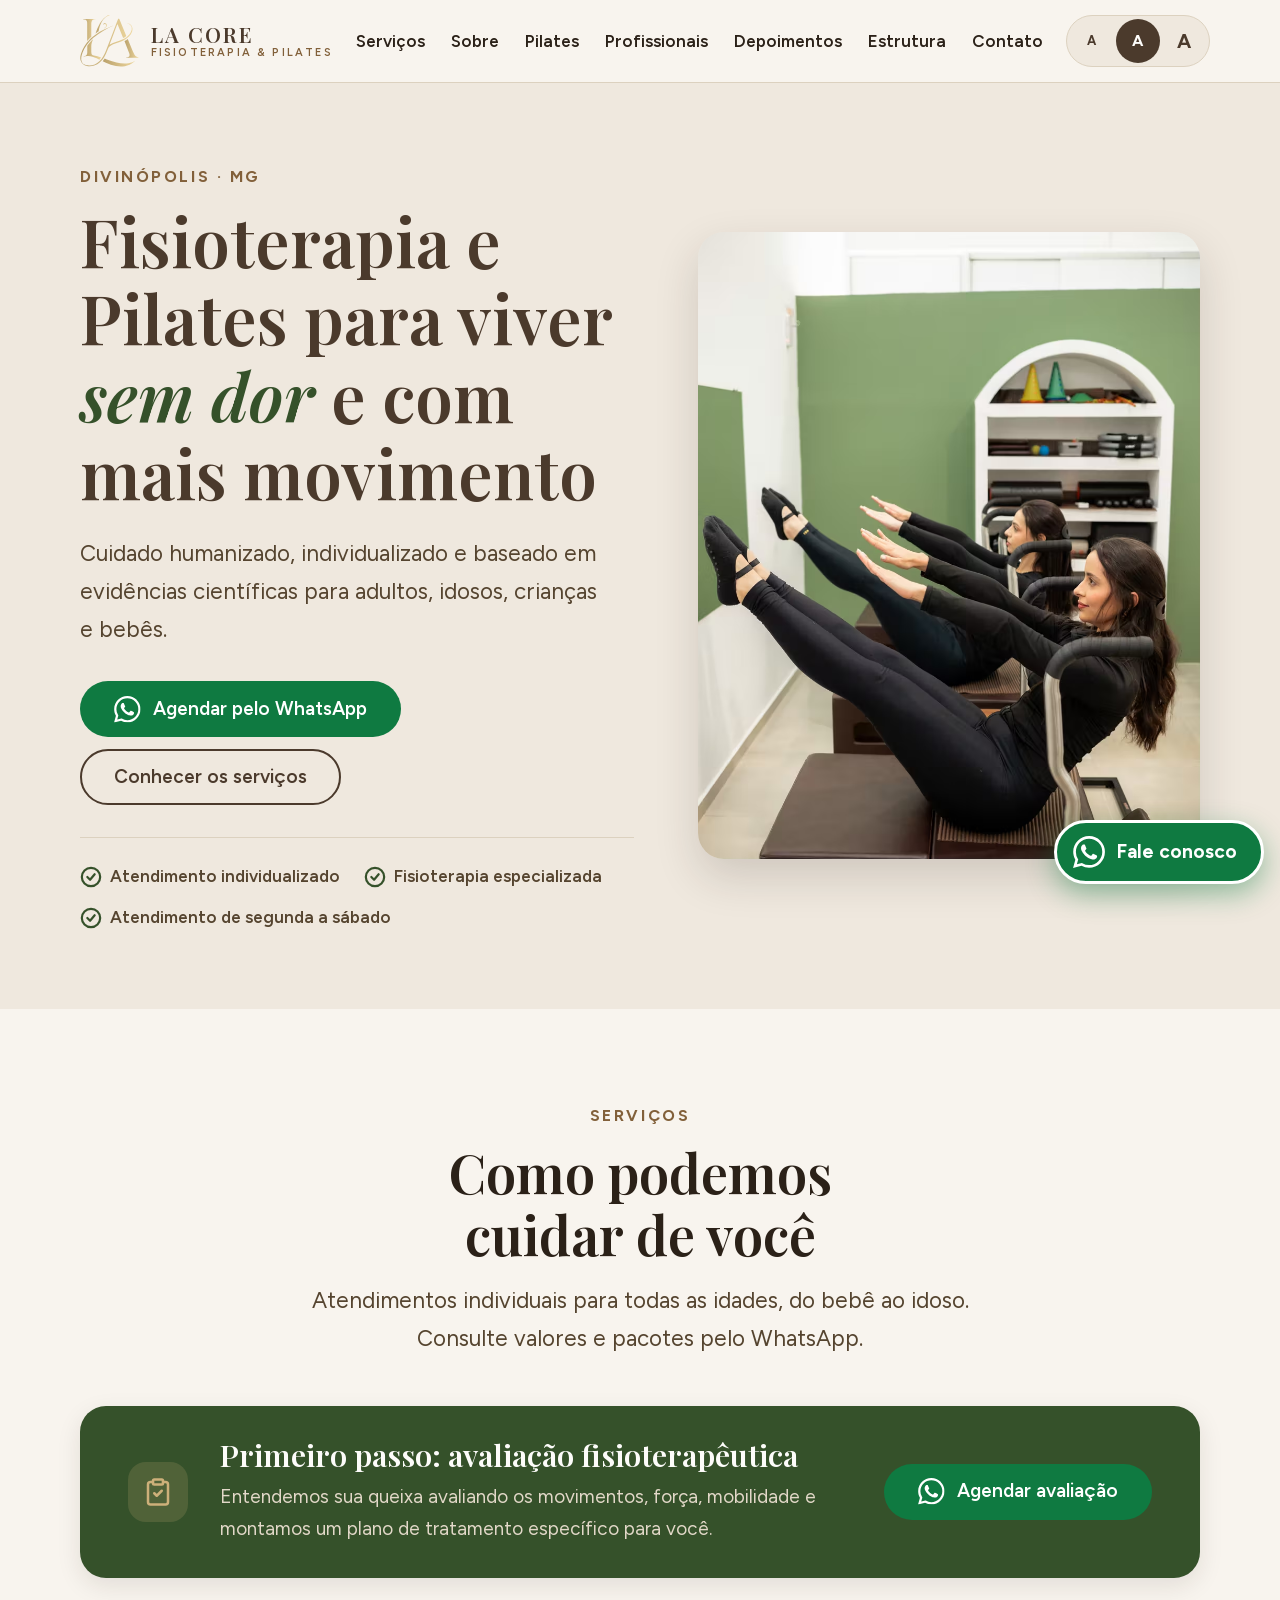
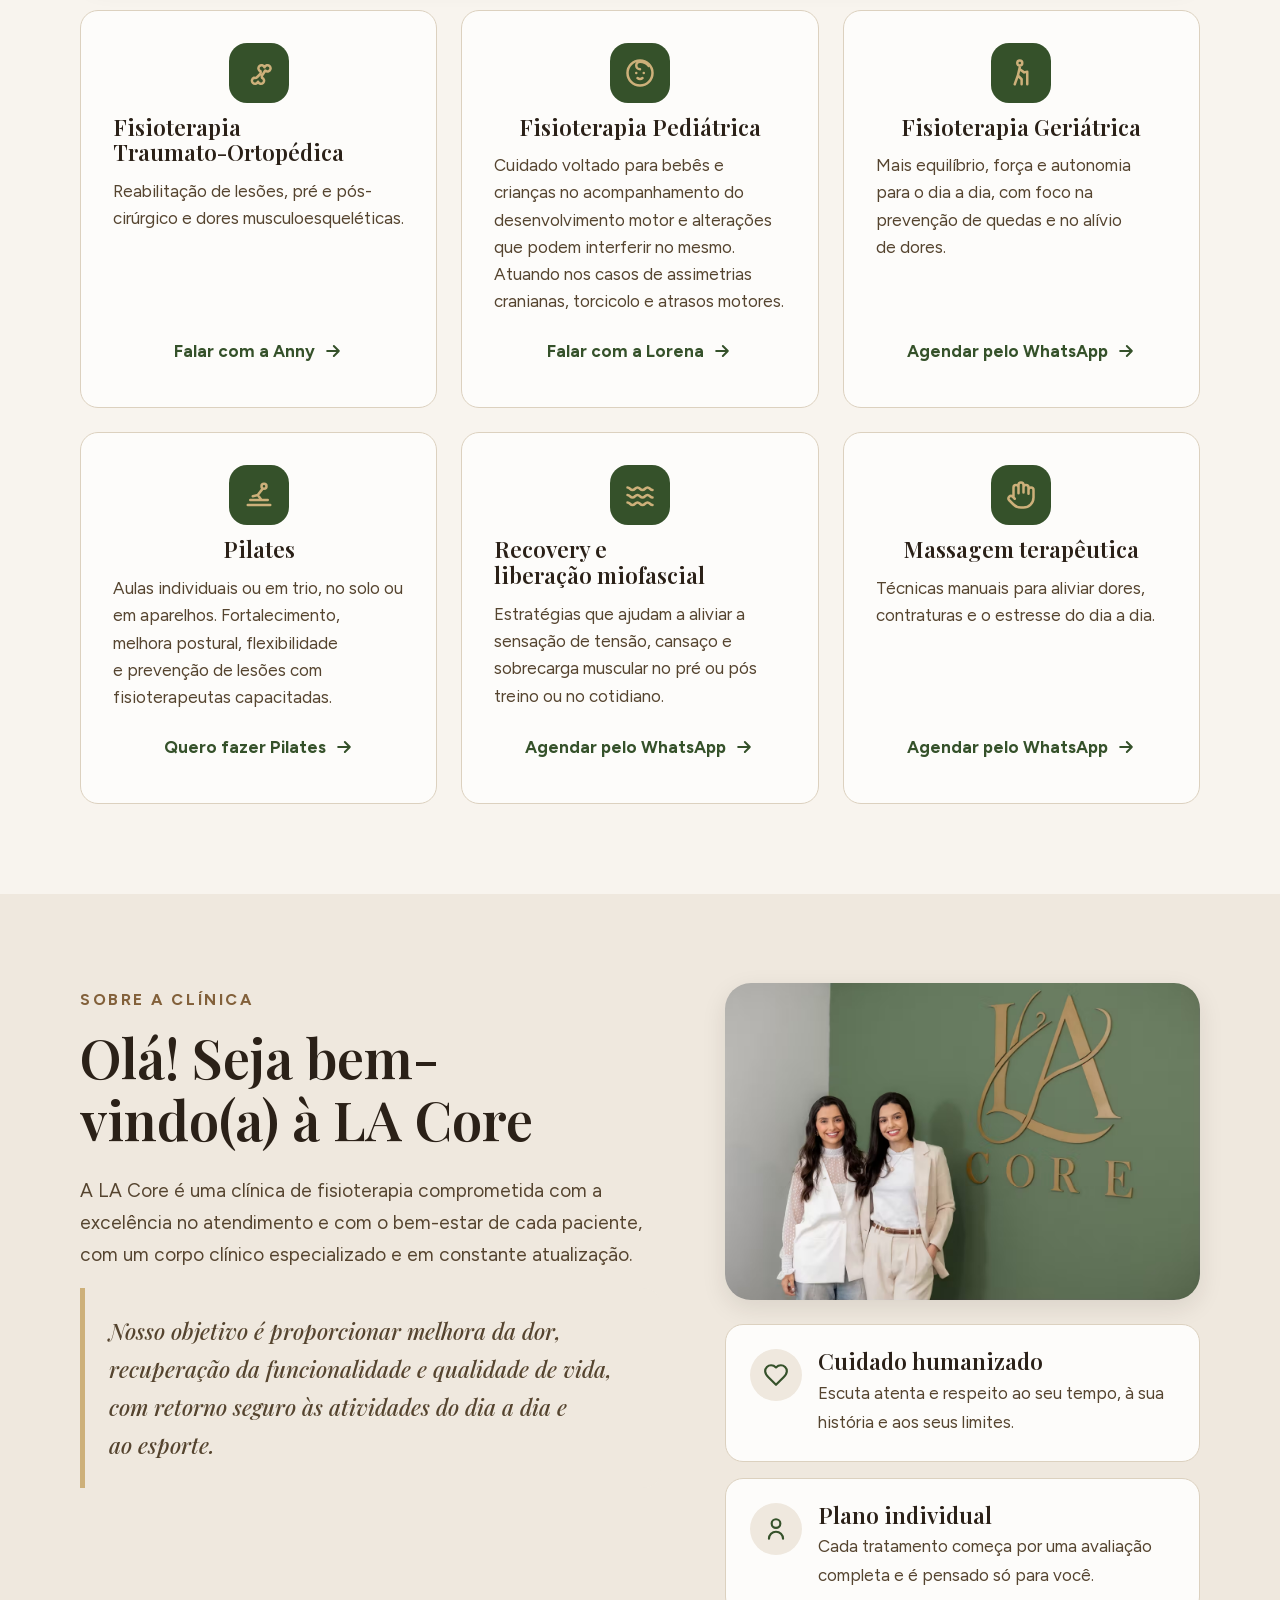
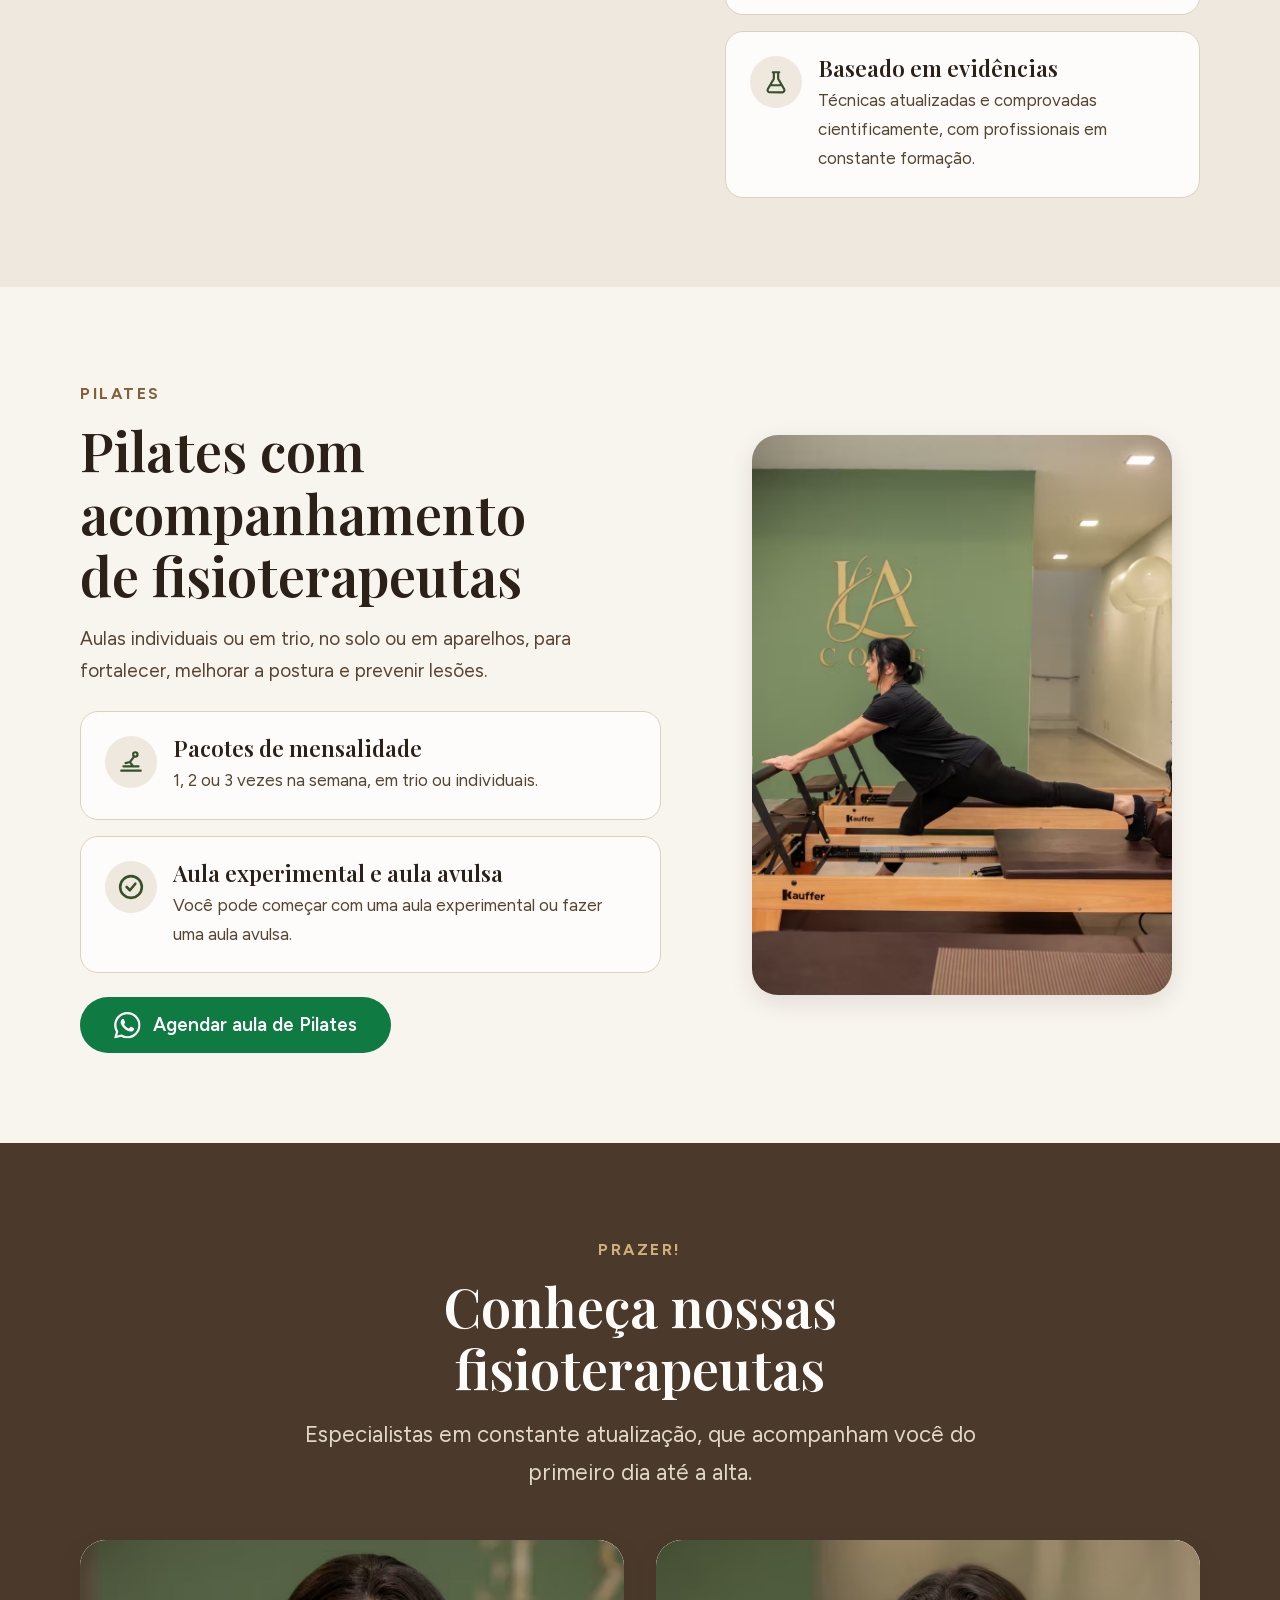
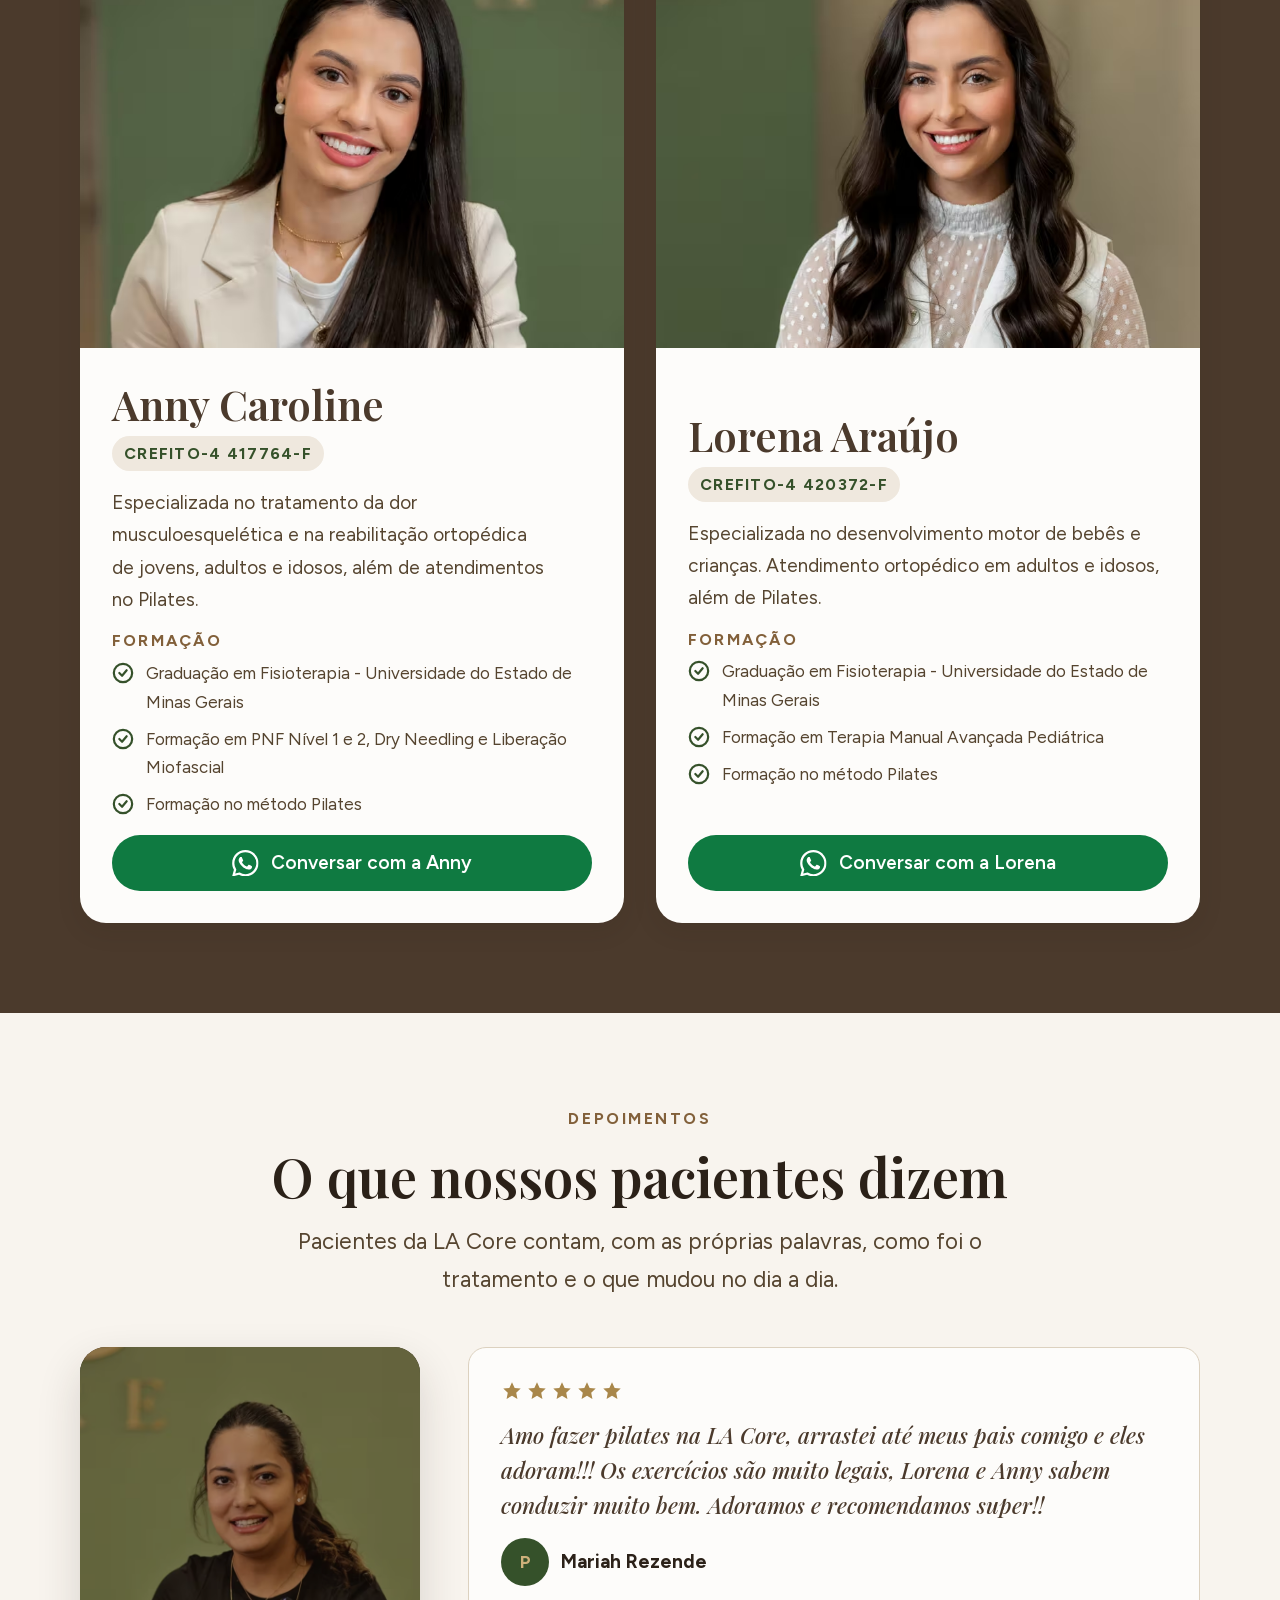
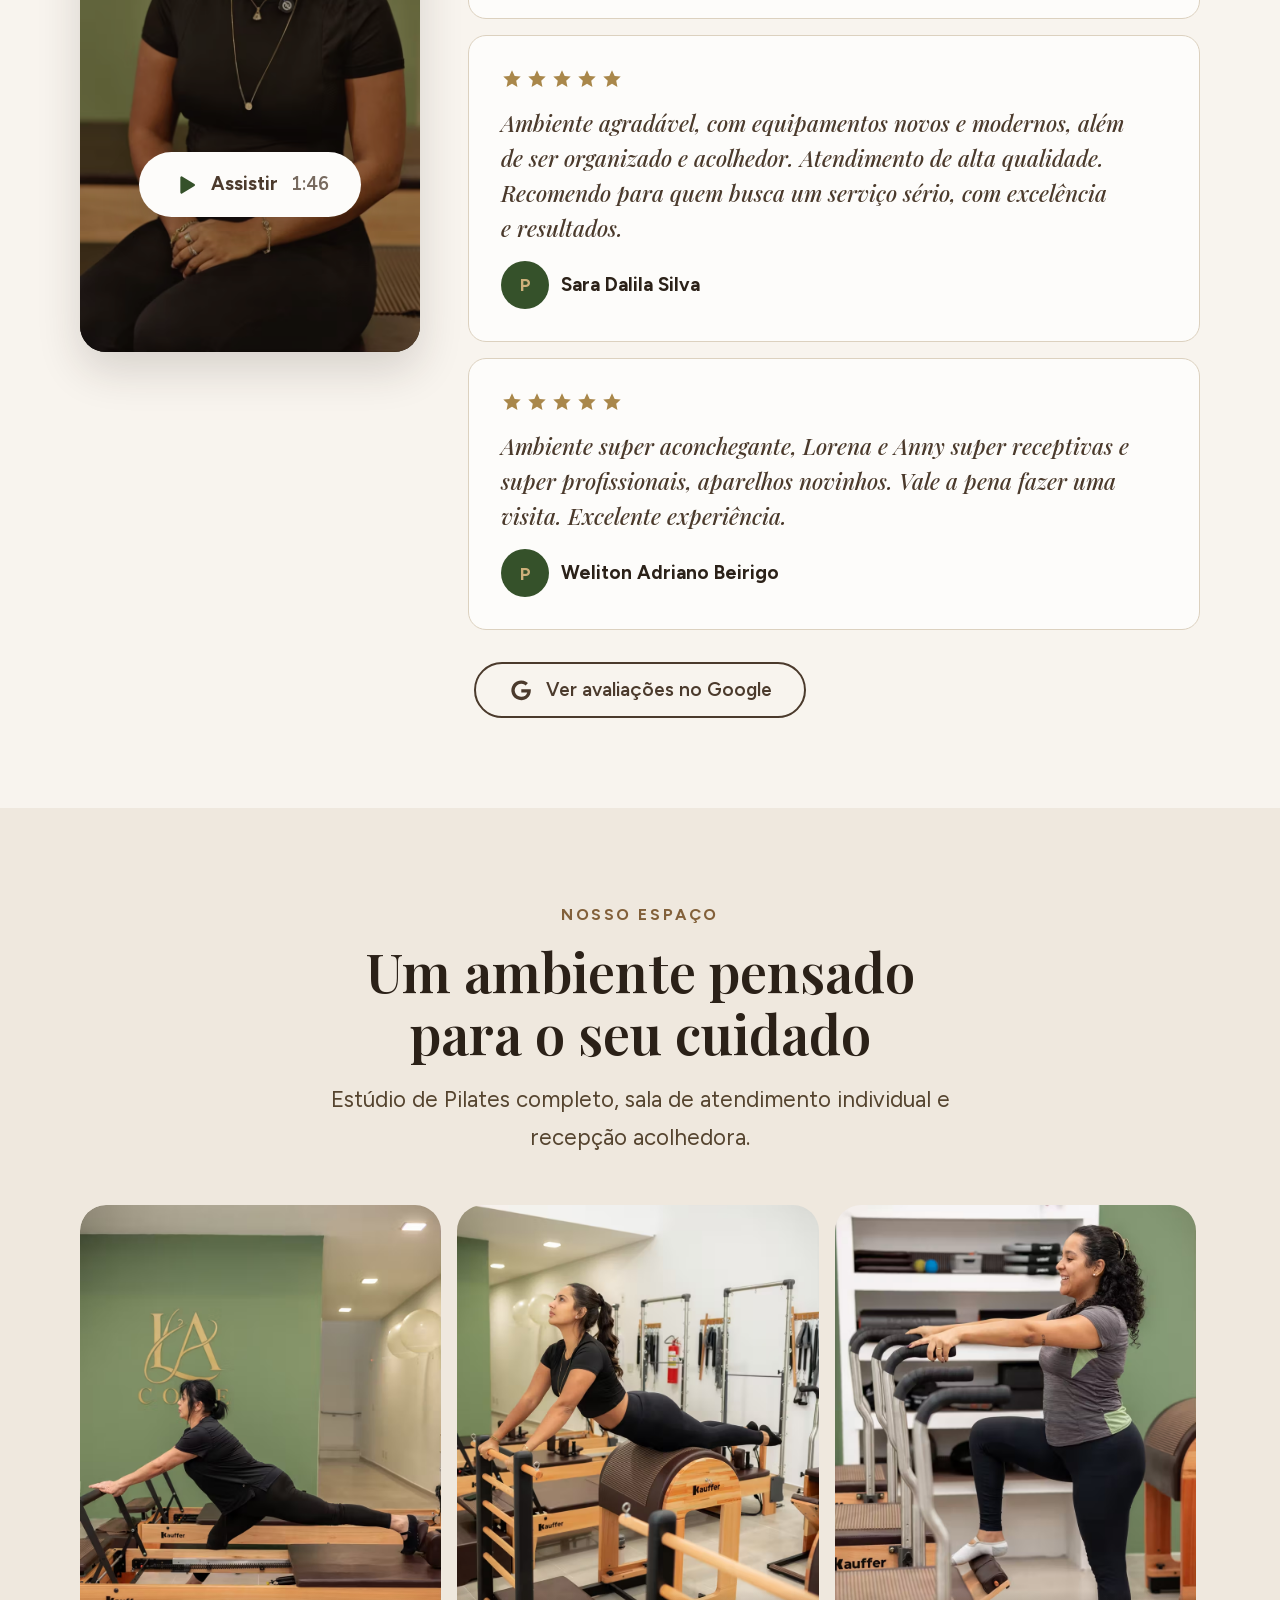
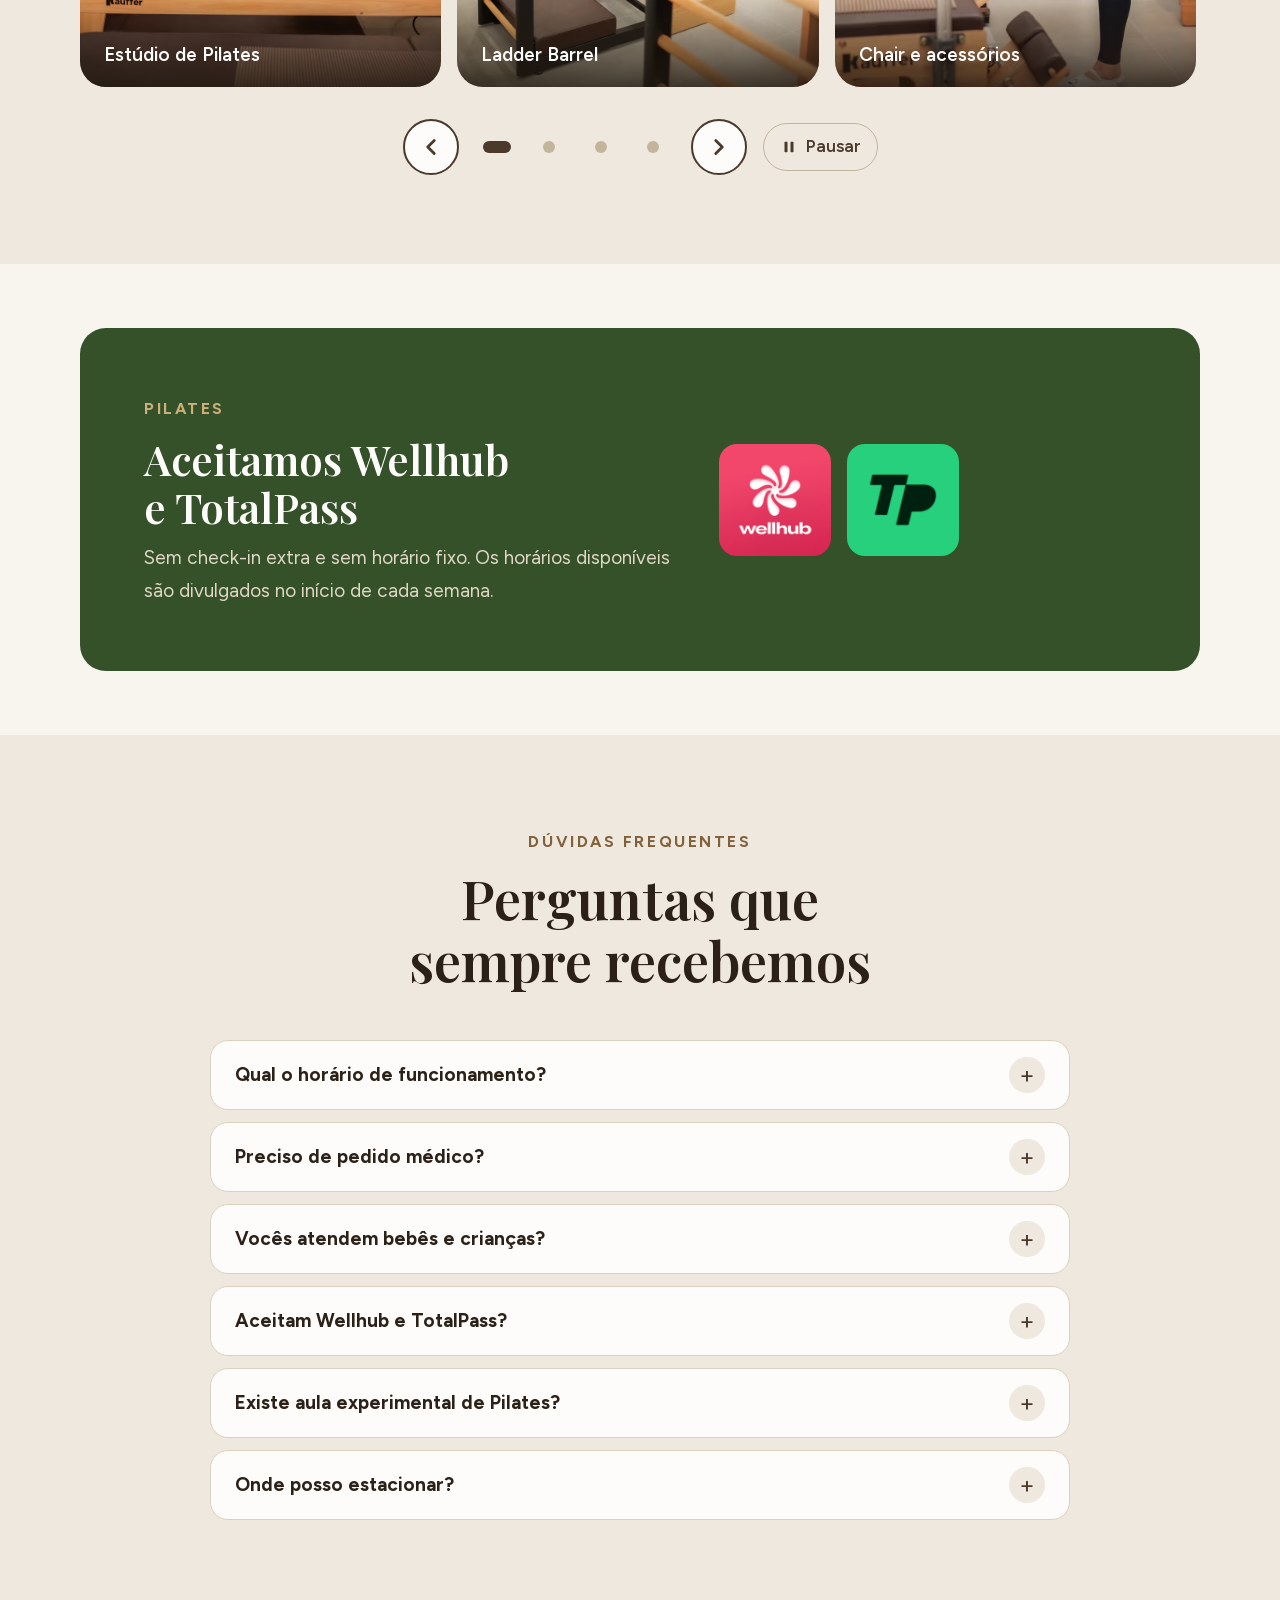
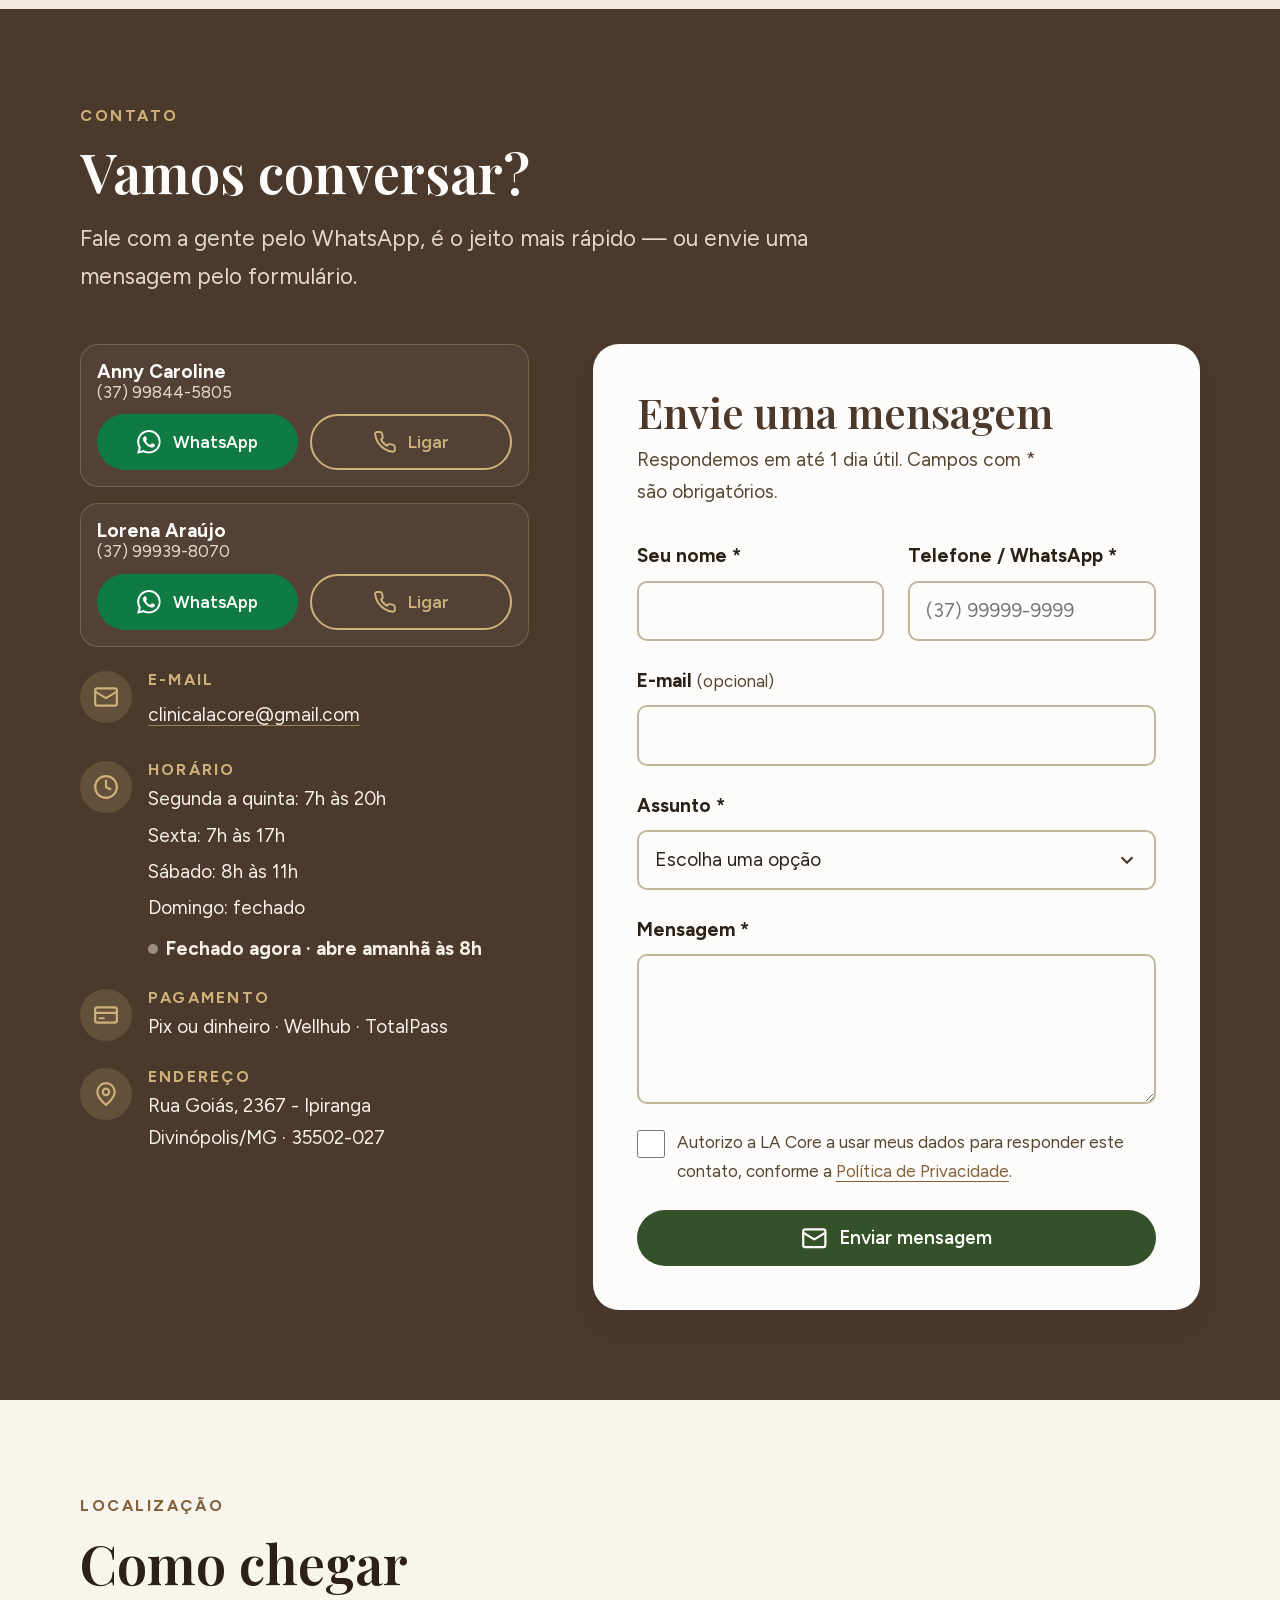
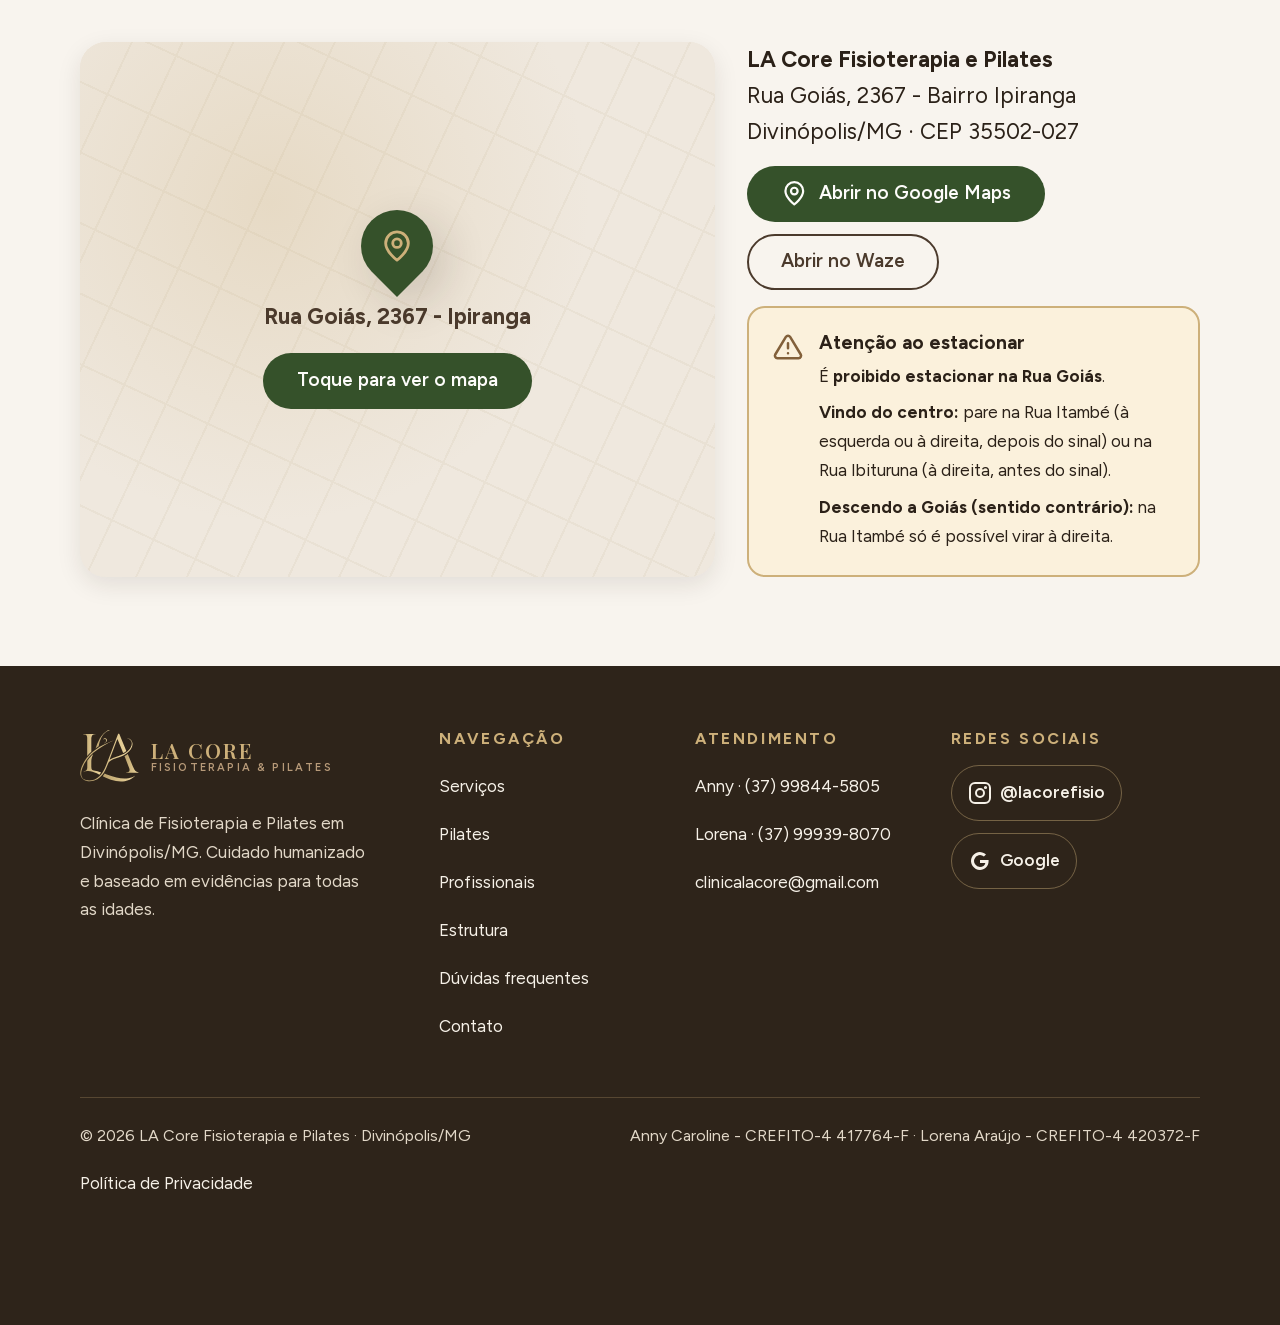
<file: index.html>
<!doctype html>
<html lang="pt-BR" class="no-js">
<head>
  <meta charset="utf-8">
  <meta name="viewport" content="width=device-width, initial-scale=1, viewport-fit=cover">
  <title>Fisioterapia e Pilates em Divinópolis MG | LA Core</title>
  <meta name="description" content="Clínica de Fisioterapia e Pilates em Divinópolis/MG, bairro Ipiranga. Tratamento da dor, reabilitação, fisioterapia infantil e geriátrica. Agende no WhatsApp.">
  <link rel="canonical" href="https://lacorefisioterapia.com.br/">
  <meta name="robots" content="index, follow, max-image-preview:large">
  <meta name="theme-color" content="#4B3A2C">
  <meta name="geo.region" content="BR-MG">
  <meta name="geo.placename" content="Divinópolis">

  <!-- Open Graph / compartilhamento no WhatsApp e redes -->
  <meta property="og:type" content="website">
  <meta property="og:locale" content="pt_BR">
  <meta property="og:site_name" content="LA Core Fisioterapia e Pilates">
  <meta property="og:title" content="LA Core | Fisioterapia e Pilates em Divinópolis MG">
  <meta property="og:description" content="Cuidado humanizado e baseado em evidências para aliviar a dor e recuperar sua qualidade de vida. Adultos, idosos, crianças e bebês.">
  <meta property="og:url" content="https://lacorefisioterapia.com.br/">
  <meta property="og:image" content="https://lacorefisioterapia.com.br/assets/img/og-lacore.jpg">
  <meta property="og:image:width" content="1200">
  <meta property="og:image:height" content="630">
  <meta property="og:image:type" content="image/jpeg">
  <meta property="og:image:alt" content="As fisioterapeutas Anny Caroline e Lorena Araújo ao lado do logo da LA Core">
  <meta name="twitter:card" content="summary_large_image">

  <link rel="icon" href="/favicon.svg?v=2" type="image/svg+xml">
  <link rel="apple-touch-icon" href="/assets/img/apple-touch-icon.png?v=2">
  <link rel="manifest" href="/site.webmanifest">

  <link rel="preload" href="/assets/fonts/figtree-latin.woff2" as="font" type="font/woff2" crossorigin>
  <link rel="preload" href="/assets/fonts/playfair-display-latin.woff2" as="font" type="font/woff2" crossorigin>
  <script src="/assets/js/escala.js"></script>

  <link rel="stylesheet" href="/assets/css/tokens.css">
  <link rel="stylesheet" href="/assets/css/style.css">

  <script type="application/ld+json">
  {
    "@context": "https://schema.org",
    "@graph": [
      {
        "@type": ["MedicalBusiness", "MedicalClinic", "Physiotherapy", "LocalBusiness"],
        "@id": "https://lacorefisioterapia.com.br/#clinica",
        "name": "LA Core Fisioterapia e Pilates",
        "alternateName": "LA Core",
        "description": "Clínica de Fisioterapia e Pilates em Divinópolis/MG especializada no tratamento da dor musculoesquelética, reabilitação traumato-ortopédica e fisioterapia infantil. Atende adultos, idosos, crianças e bebês com fisioterapia especializada, Pilates, recovery muscular, mobilização miofascial, fortalecimento, prevenção de lesões e recuperação funcional.",
        "url": "https://lacorefisioterapia.com.br/",
        "logo": "https://lacorefisioterapia.com.br/assets/img/logo.svg",
        "image": "https://lacorefisioterapia.com.br/assets/img/og-lacore.jpg",
        "email": "clinicalacore@gmail.com",
        "telephone": "+55-37-99844-5805",
        "medicalSpecialty": ["Physiotherapy", "Pediatric", "Geriatric"],
        "address": {
          "@type": "PostalAddress",
          "streetAddress": "Rua Goiás, 2367",
          "addressLocality": "Divinópolis",
          "addressRegion": "MG",
          "postalCode": "35502-027",
          "addressCountry": "BR"
        },
        "areaServed": { "@type": "City", "name": "Divinópolis" },
        "hasMap": "https://www.google.com/maps/search/?api=1&query=LA+Core+Fisioterapia+e+Pilates+Rua+Goi%C3%A1s+2367+Divin%C3%B3polis",
        "openingHoursSpecification": [
          { "@type": "OpeningHoursSpecification", "dayOfWeek": ["Monday","Tuesday","Wednesday","Thursday"], "opens": "07:00", "closes": "20:00" },
          { "@type": "OpeningHoursSpecification", "dayOfWeek": "Friday", "opens": "07:00", "closes": "17:00" },
          { "@type": "OpeningHoursSpecification", "dayOfWeek": "Saturday", "opens": "08:00", "closes": "11:00" }
        ],
        "paymentAccepted": "Pix, Dinheiro, Wellhub, TotalPass",
        "currenciesAccepted": "BRL",
        "sameAs": ["https://www.instagram.com/lacorefisio/"],
        "employee": [ { "@id": "https://lacorefisioterapia.com.br/#anny" }, { "@id": "https://lacorefisioterapia.com.br/#lorena" } ],
        "hasOfferCatalog": {
          "@type": "OfferCatalog",
          "name": "Serviços de Fisioterapia e Pilates",
          "itemListElement": [
            { "@type": "Offer", "itemOffered": { "@type": "Service", "name": "Fisioterapia Traumato-Ortopédica" } },
            { "@type": "Offer", "itemOffered": { "@type": "Service", "name": "Tratamento da dor musculoesquelética" } },
            { "@type": "Offer", "itemOffered": { "@type": "Service", "name": "Fisioterapia Pediátrica" } },
            { "@type": "Offer", "itemOffered": { "@type": "Service", "name": "Fisioterapia Geriátrica" } },
            { "@type": "Offer", "itemOffered": { "@type": "Service", "name": "Pilates individual e em trio" } },
            { "@type": "Offer", "itemOffered": { "@type": "Service", "name": "Recovery e liberação miofascial" } },
            { "@type": "Offer", "itemOffered": { "@type": "Service", "name": "Massagem terapêutica" } },
            { "@type": "Offer", "itemOffered": { "@type": "Service", "name": "Avaliação fisioterapêutica" } }
          ]
        }
      },
      {
        "@type": "Person",
        "@id": "https://lacorefisioterapia.com.br/#anny",
        "name": "Anny Caroline",
        "jobTitle": "Fisioterapeuta",
        "identifier": { "@type": "PropertyValue", "propertyID": "CREFITO-4", "value": "417764-F" },
        "knowsAbout": ["Dor musculoesquelética", "Reabilitação ortopédica", "Pilates", "Fisioterapia geriátrica"],
        "worksFor": { "@id": "https://lacorefisioterapia.com.br/#clinica" }
      },
      {
        "@type": "Person",
        "@id": "https://lacorefisioterapia.com.br/#lorena",
        "name": "Lorena Araújo",
        "jobTitle": "Fisioterapeuta",
        "identifier": { "@type": "PropertyValue", "propertyID": "CREFITO-4", "value": "420372-F" },
        "knowsAbout": ["Desenvolvimento motor infantil", "Fisioterapia pediátrica", "Reabilitação ortopédica", "Pilates"],
        "worksFor": { "@id": "https://lacorefisioterapia.com.br/#clinica" }
      },
      {
        "@type": "WebSite",
        "@id": "https://lacorefisioterapia.com.br/#site",
        "url": "https://lacorefisioterapia.com.br/",
        "name": "LA Core Fisioterapia e Pilates",
        "inLanguage": "pt-BR",
        "publisher": { "@id": "https://lacorefisioterapia.com.br/#clinica" }
      },
      {
        "@type": "FAQPage",
        "mainEntity": [
          { "@type": "Question", "name": "Qual o horário de funcionamento da LA Core?",
            "acceptedAnswer": { "@type": "Answer", "text": "De segunda a quinta-feira, das 7h às 20h; às sextas, das 7h às 17h; e aos sábados, das 8h às 11h. Fechamos aos domingos." } },
          { "@type": "Question", "name": "A LA Core aceita Wellhub e TotalPass?",
            "acceptedAnswer": { "@type": "Answer", "text": "Sim. Aceitamos Wellhub e TotalPass para as aulas de Pilates, sem necessidade de check-in extra e sem horário fixo. Os horários são disponibilizados no início de cada semana." } },
          { "@type": "Question", "name": "A clínica atende bebês e crianças?",
            "acceptedAnswer": { "@type": "Answer", "text": "Sim. A fisioterapeuta Lorena Araújo é especializada no desenvolvimento motor de bebês e crianças." } },
          { "@type": "Question", "name": "Existe aula experimental de Pilates?",
            "acceptedAnswer": { "@type": "Answer", "text": "Sim. Por determinação do COFFITO (Resolução nº 424/2013), a aula experimental de Pilates não pode ser gratuita. O valor pago é abatido da primeira mensalidade caso o aluno feche o pacote mensal conosco." } },
          { "@type": "Question", "name": "Onde posso estacionar?",
            "acceptedAnswer": { "@type": "Answer", "text": "Não é permitido estacionar na Rua Goiás. Recomendamos as ruas Itambé ou Ibituruna, bem próximas à clínica." } },
          { "@type": "Question", "name": "Preciso de pedido médico para fazer fisioterapia?",
            "acceptedAnswer": { "@type": "Answer", "text": "Não é obrigatório para atendimento particular. O primeiro passo é a avaliação fisioterapêutica, em que a profissional entende sua queixa e monta um plano de tratamento individual. Se tiver exames ou laudos, leve-os na avaliação." } }
        ]
      }
    ]
  }
  </script>
</head>
<body>
  <a class="pular-para-conteudo" href="#conteudo">Pular para o conteúdo</a>

  <!-- Sprite de ícones: cada <symbol> é reaproveitado com <use href="#i-..."> -->
  <svg xmlns="http://www.w3.org/2000/svg" class="sprite" aria-hidden="true">
    <defs>
      <symbol id="i-whatsapp" viewBox="0 0 24 24"><path fill="currentColor" d="M17.47 14.38c-.3-.15-1.76-.87-2.03-.97-.27-.1-.47-.15-.67.15-.2.3-.77.97-.94 1.16-.17.2-.35.22-.64.08-.3-.15-1.26-.47-2.39-1.48-.88-.79-1.48-1.76-1.65-2.06-.17-.3-.02-.46.13-.6.13-.14.3-.35.45-.52.15-.18.2-.3.3-.5.1-.2.05-.37-.03-.52-.07-.15-.67-1.61-.92-2.2-.24-.58-.49-.5-.67-.51h-.57c-.2 0-.52.07-.79.37-.27.3-1.04 1.02-1.04 2.48 0 1.46 1.07 2.88 1.21 3.07.15.2 2.1 3.2 5.08 4.49.71.31 1.26.49 1.7.63.71.22 1.36.19 1.87.12.57-.09 1.76-.72 2-1.42.25-.7.25-1.29.18-1.41-.08-.13-.28-.2-.57-.35m-5.42 7.4h-.01a9.87 9.87 0 0 1-5.03-1.38l-.36-.21-3.74.98 1-3.65-.24-.37a9.86 9.86 0 0 1-1.51-5.26c0-5.45 4.44-9.88 9.89-9.88 2.64 0 5.12 1.03 6.99 2.9a9.82 9.82 0 0 1 2.89 6.99c0 5.45-4.44 9.88-9.88 9.88m8.41-18.3A11.81 11.81 0 0 0 12.05 0C5.5 0 .16 5.34.16 11.89c0 2.1.55 4.14 1.59 5.95L.06 24l6.3-1.65a11.88 11.88 0 0 0 5.68 1.45h.01c6.55 0 11.89-5.34 11.89-11.89a11.82 11.82 0 0 0-3.48-8.41z"/></symbol>
      <symbol id="i-check" viewBox="0 0 24 24" fill="none" stroke="currentColor" stroke-width="2.4" stroke-linecap="round" stroke-linejoin="round"><circle cx="12" cy="12" r="10"/><path d="m8 12 3 3 5-6"/></symbol>
      <symbol id="i-seta" viewBox="0 0 24 24" fill="none" stroke="currentColor" stroke-width="2.4" stroke-linecap="round" stroke-linejoin="round"><path d="M5 12h14M13 6l6 6-6 6"/></symbol>
      <symbol id="i-esq" viewBox="0 0 24 24" fill="none" stroke="currentColor" stroke-width="2.6" stroke-linecap="round" stroke-linejoin="round"><path d="m15 18-6-6 6-6"/></symbol>
      <symbol id="i-dir" viewBox="0 0 24 24" fill="none" stroke="currentColor" stroke-width="2.6" stroke-linecap="round" stroke-linejoin="round"><path d="m9 18 6-6-6-6"/></symbol>
      <symbol id="i-pausa" viewBox="0 0 24 24" fill="currentColor"><rect x="6" y="5" width="4" height="14" rx="1"/><rect x="14" y="5" width="4" height="14" rx="1"/></symbol>
      <symbol id="i-play" viewBox="0 0 24 24" fill="currentColor"><path d="M8 5.5v13a1 1 0 0 0 1.5.86l10.6-6.5a1 1 0 0 0 0-1.72L9.5 4.64A1 1 0 0 0 8 5.5z"/></symbol>
      <symbol id="i-fechar" viewBox="0 0 24 24" fill="none" stroke="currentColor" stroke-width="2.6" stroke-linecap="round"><path d="M18 6 6 18M6 6l12 12"/></symbol>
      <symbol id="i-pino" viewBox="0 0 24 24" fill="none" stroke="currentColor" stroke-width="2" stroke-linecap="round" stroke-linejoin="round"><path d="M20 10c0 6-8 12-8 12S4 16 4 10a8 8 0 0 1 16 0z"/><circle cx="12" cy="10" r="3"/></symbol>
      <symbol id="i-relogio" viewBox="0 0 24 24" fill="none" stroke="currentColor" stroke-width="2" stroke-linecap="round" stroke-linejoin="round"><circle cx="12" cy="12" r="10"/><path d="M12 6v6l4 2"/></symbol>
      <symbol id="i-email" viewBox="0 0 24 24" fill="none" stroke="currentColor" stroke-width="2" stroke-linecap="round" stroke-linejoin="round"><rect x="2" y="4" width="20" height="16" rx="2"/><path d="m22 7-10 6L2 7"/></symbol>
      <symbol id="i-telefone" viewBox="0 0 24 24" fill="none" stroke="currentColor" stroke-width="2" stroke-linecap="round" stroke-linejoin="round"><path d="M22 16.9v3a2 2 0 0 1-2.2 2 19.8 19.8 0 0 1-8.6-3.1 19.5 19.5 0 0 1-6-6A19.8 19.8 0 0 1 2.1 4.2 2 2 0 0 1 4.1 2h3a2 2 0 0 1 2 1.7c.1 1 .4 1.9.7 2.8a2 2 0 0 1-.5 2.1L8 9.9a16 16 0 0 0 6 6l1.3-1.3a2 2 0 0 1 2.1-.4c.9.3 1.8.6 2.8.7a2 2 0 0 1 1.7 2z"/></symbol>
      <symbol id="i-pagamento" viewBox="0 0 24 24" fill="none" stroke="currentColor" stroke-width="2" stroke-linecap="round" stroke-linejoin="round"><rect x="2" y="5" width="20" height="14" rx="2"/><path d="M2 10h20M6 15h4"/></symbol>
      <symbol id="i-instagram" viewBox="0 0 24 24" fill="none" stroke="currentColor" stroke-width="2" stroke-linecap="round" stroke-linejoin="round"><rect x="2" y="2" width="20" height="20" rx="5"/><circle cx="12" cy="12" r="4"/><circle cx="17.5" cy="6.5" r=".6" fill="currentColor"/></symbol>
      <symbol id="i-estrela" viewBox="0 0 24 24" fill="currentColor"><path d="M12 2.5l2.9 6.1 6.6.8-4.9 4.6 1.3 6.6L12 17.3l-5.9 3.3 1.3-6.6-4.9-4.6 6.6-.8z"/></symbol>
      <symbol id="i-alerta" viewBox="0 0 24 24" fill="none" stroke="currentColor" stroke-width="2" stroke-linecap="round" stroke-linejoin="round"><path d="M10.3 3.9 1.8 18a2 2 0 0 0 1.7 3h17a2 2 0 0 0 1.7-3L13.7 3.9a2 2 0 0 0-3.4 0z"/><path d="M12 9v4M12 17h.01"/></symbol>
      <symbol id="i-coracao" viewBox="0 0 24 24" fill="none" stroke="currentColor" stroke-width="2" stroke-linecap="round" stroke-linejoin="round"><path d="M19 14c1.5-1.5 3-3.2 3-5.5A5.5 5.5 0 0 0 16.5 3c-1.8 0-3 .5-4.5 2-1.5-1.5-2.7-2-4.5-2A5.5 5.5 0 0 0 2 8.5c0 2.3 1.5 4 3 5.5l7 7z"/></symbol>
      <symbol id="i-ciencia" viewBox="0 0 24 24" fill="none" stroke="currentColor" stroke-width="2" stroke-linecap="round" stroke-linejoin="round"><path d="M9 3h6M10 3v6L4.5 18.5A2 2 0 0 0 6.2 21.5h11.6a2 2 0 0 0 1.7-3L14 9V3M7 15h10"/></symbol>
      <symbol id="i-pessoa" viewBox="0 0 24 24" fill="none" stroke="currentColor" stroke-width="2" stroke-linecap="round" stroke-linejoin="round"><circle cx="12" cy="7" r="4"/><path d="M5.5 21a6.5 6.5 0 0 1 13 0"/></symbol>
      <symbol id="i-osso" viewBox="0 0 24 24" fill="none" stroke="currentColor" stroke-width="2" stroke-linecap="round" stroke-linejoin="round"><path d="M17 10c.7.7 1.7.9 2.6.6a2.5 2.5 0 1 0-3.2-3.2 2.5 2.5 0 1 0-3.2 3.2c.3.9.1 1.9-.6 2.6l-2 2c-.7.7-1.7.9-2.6.6a2.5 2.5 0 1 0 3.2 3.2 2.5 2.5 0 1 0 3.2-3.2c-.3-.9-.1-1.9.6-2.6z"/></symbol>
      <symbol id="i-bebe" viewBox="0 0 24 24" fill="none" stroke="currentColor" stroke-width="2" stroke-linecap="round" stroke-linejoin="round"><circle cx="12" cy="12" r="10"/><path d="M9 12h.01M15 12h.01M10 16c.6.5 1.3.7 2 .7s1.4-.2 2-.7M19 6.3A9 9 0 0 0 12 3a3 3 0 0 0 0 6"/></symbol>
      <symbol id="i-idoso" viewBox="0 0 24 24" fill="none" stroke="currentColor" stroke-width="2" stroke-linecap="round" stroke-linejoin="round"><circle cx="11" cy="4" r="2"/><path d="M11 7.5 9.5 14l3 3v4M9.5 14 7 21M11 9l3.5 2.5M17 11v10M14.5 11.5 17 11"/></symbol>
      <symbol id="i-pilates" viewBox="0 0 24 24" fill="none" stroke="currentColor" stroke-width="2" stroke-linecap="round" stroke-linejoin="round"><circle cx="16" cy="5" r="2"/><path d="M3 20h18M5 16h14M14.5 7.5 11 12l-4 1M11 12l3 4"/></symbol>
      <symbol id="i-maos" viewBox="0 0 24 24" fill="none" stroke="currentColor" stroke-width="2" stroke-linecap="round" stroke-linejoin="round"><path d="M18 11V6a2 2 0 0 0-4 0v1M14 10V4a2 2 0 0 0-4 0v2M10 10.5V6a2 2 0 0 0-4 0v8M18 8a2 2 0 1 1 4 0v6a8 8 0 0 1-8 8h-2c-2.8 0-4.5-.9-6-2.4l-3.6-3.6a2 2 0 0 1 2.8-2.8L7 15"/></symbol>
      <symbol id="i-onda" viewBox="0 0 24 24" fill="none" stroke="currentColor" stroke-width="2" stroke-linecap="round" stroke-linejoin="round"><path d="M2 6c2 0 2 2 4 2s2-2 4-2 2 2 4 2 2-2 4-2 2 2 4 2M2 12c2 0 2 2 4 2s2-2 4-2 2 2 4 2 2-2 4-2 2 2 4 2M2 18c2 0 2 2 4 2s2-2 4-2 2 2 4 2 2-2 4-2 2 2 4 2"/></symbol>
      <symbol id="i-prancheta" viewBox="0 0 24 24" fill="none" stroke="currentColor" stroke-width="2" stroke-linecap="round" stroke-linejoin="round"><rect x="8" y="2" width="8" height="4" rx="1"/><path d="M16 4h2a2 2 0 0 1 2 2v14a2 2 0 0 1-2 2H6a2 2 0 0 1-2-2V6a2 2 0 0 1 2-2h2M9 13l2 2 4-4"/></symbol>
      <symbol id="i-google" viewBox="0 0 24 24" fill="currentColor"><path d="M21.35 11.1H12v2.9h5.35c-.5 2.5-2.6 3.9-5.35 3.9a5.9 5.9 0 1 1 3.9-10.3l2.1-2.1A8.9 8.9 0 1 0 12 20.9c4.5 0 8.6-3.2 8.6-8.9 0-.3 0-.6-.05-.9z"/></symbol>
    </defs>
  </svg>

  <!-- ================================================ CABEÇALHO ======== -->
  <header class="cabecalho" id="topo">
    <div class="container cabecalho__interno">
      <a class="logo" href="/" aria-label="LA CORE Fisioterapia &amp; Pilates — página inicial">
        <img src="/assets/img/logo.svg" alt="" width="59" height="52">
        <span class="logo__texto">
          <span class="logo__nome">LA CORE</span>
          <span class="logo__sub">Fisioterapia &amp; Pilates</span>
        </span>
      </a>

      <nav class="nav" aria-label="Menu principal">
        <ul class="nav__lista">
          <li><a class="nav__link" href="#servicos">Serviços</a></li>
          <li><a class="nav__link" href="#sobre">Sobre</a></li>
          <li><a class="nav__link" href="#pilates">Pilates</a></li>
          <li><a class="nav__link" href="#equipe">Profissionais</a></li>
          <li><a class="nav__link" href="#depoimentos">Depoimentos</a></li>
          <li><a class="nav__link" href="#estrutura">Estrutura</a></li>
          <li><a class="nav__link" href="#contato">Contato</a></li>
        </ul>
      </nav>

      <div class="cabecalho__acoes">
        <div class="fonte-controle" role="group" aria-label="Tamanho do texto">
          <button class="fonte-controle__btn fonte-controle__btn--p" type="button" data-escala="0.9" aria-pressed="false" aria-label="Diminuir texto">A</button>
          <button class="fonte-controle__btn fonte-controle__btn--m" type="button" data-escala="1" aria-pressed="true" aria-label="Texto normal">A</button>
          <button class="fonte-controle__btn fonte-controle__btn--g" type="button" data-escala="1.2" aria-pressed="false" aria-label="Aumentar texto">A</button>
        </div>
        <button class="menu-botao" type="button" aria-expanded="false" aria-controls="menu-movel">
          <span class="menu-botao__barras" aria-hidden="true"><span></span><span></span><span></span></span>
          <span class="menu-botao__texto">Menu</span>
        </button>
      </div>
    </div>
  </header>

  <div class="menu-movel" id="menu-movel" data-aberto="false">
    <nav aria-label="Menu principal (celular)">
      <ul>
        <li><a href="#servicos">Serviços</a></li>
        <li><a href="#sobre">Sobre a clínica</a></li>
        <li><a href="#pilates">Pilates</a></li>
        <li><a href="#equipe">Profissionais</a></li>
        <li><a href="#depoimentos">Depoimentos</a></li>
        <li><a href="#estrutura">Estrutura</a></li>
        <li><a href="#duvidas">Dúvidas frequentes</a></li>
        <li><a href="#contato">Contato</a></li>
        <li><a href="#localizacao">Como chegar</a></li>
      </ul>
    </nav>
    <div class="fonte-controle fonte-controle--menu" role="group" aria-label="Tamanho do texto">
      <button class="fonte-controle__btn fonte-controle__btn--p" type="button" data-escala="0.9" aria-pressed="false" aria-label="Diminuir texto">A</button>
      <button class="fonte-controle__btn fonte-controle__btn--m" type="button" data-escala="1" aria-pressed="true" aria-label="Texto normal">A</button>
      <button class="fonte-controle__btn fonte-controle__btn--g" type="button" data-escala="1.2" aria-pressed="false" aria-label="Aumentar texto">A</button>
    </div>
    <button class="btn btn--whatsapp btn--bloco" type="button" data-wpp-abrir>
      <svg aria-hidden="true"><use href="#i-whatsapp"/></svg> Agendar pelo WhatsApp
    </button>
  </div>

  <main id="conteudo">

    <!-- ============================================== HERO ============== -->
    <section class="hero" aria-labelledby="hero-titulo">
      <div class="container hero__grade">
        <div class="hero__conteudo">
          <span class="selo">Divinópolis · MG</span>
          <h1 id="hero-titulo">Fisioterapia e Pilates para viver <em>sem dor</em> e com mais movimento</h1>
          <p class="hero__texto">
            Cuidado humanizado, individualizado e baseado em evidências científicas
            para adultos, idosos, crianças e bebês.
          </p>
          <div class="hero__acoes">
            <button class="btn btn--whatsapp" type="button" data-wpp-abrir>
              <svg aria-hidden="true"><use href="#i-whatsapp"/></svg>
              Agendar pelo WhatsApp
            </button>
            <a class="btn btn--contorno" href="#servicos">Conhecer os serviços</a>
          </div>
          <ul class="hero__confianca">
            <li><svg aria-hidden="true"><use href="#i-check"/></svg>Atendimento individualizado</li>
            <li><svg aria-hidden="true"><use href="#i-check"/></svg>Fisioterapia especializada</li>
            <li><svg aria-hidden="true"><use href="#i-check"/></svg>Atendimento de segunda a sábado</li>
          </ul>
        </div>
        <div class="hero__midia">
          <picture>
            <source srcset="/assets/img/hero.avif" type="image/avif">
            <img src="/assets/img/hero.jpg" alt="Alunas fazendo exercício de Pilates no Chair, com parede verde e estante de acessórios ao fundo"
                 width="960" height="1200" fetchpriority="high">
          </picture>
        </div>
      </div>
    </section>

    <!-- ============================================ SERVIÇOS ============ -->
    <section class="secao" id="servicos" aria-labelledby="servicos-titulo">
      <div class="container">
        <header class="cabecalho-secao cabecalho-secao--centro">
          <span class="selo">Serviços</span>
          <h2 id="servicos-titulo">Como podemos cuidar de você</h2>
          <p>Atendimentos individuais para todas as idades, do bebê ao idoso. Consulte valores e pacotes pelo WhatsApp.</p>
        </header>

        <div class="servico-destaque revelar">
          <span class="servico__icone" aria-hidden="true"><svg><use href="#i-prancheta"/></svg></span>
          <div>
            <h3>Primeiro passo: avaliação fisioterapêutica</h3>
            <p>Entendemos sua queixa avaliando os movimentos, força, mobilidade e montamos um plano de tratamento específico para você.</p>
          </div>
          <button class="btn btn--whatsapp" type="button" data-wpp-abrir data-wpp-servico="Avaliação fisioterapêutica">
            <svg aria-hidden="true"><use href="#i-whatsapp"/></svg> Agendar avaliação
          </button>
        </div>

        <div class="servicos__grade">
          <article class="servico revelar">
            <span class="servico__icone" aria-hidden="true"><svg><use href="#i-osso"/></svg></span>
            <h3>Fisioterapia Traumato-Ortopédica</h3>
            <p>Reabilitação de lesões, pré e pós-cirúrgico e dores musculoesqueléticas.</p>
            <a class="servico__link" href="https://wa.me/5537998445805?text=Ol%C3%A1%2C%20Anny!%20Vim%20pelo%20site%20e%20gostaria%20de%20saber%20mais%20sobre%20Fisioterapia%20Traumato-Ortop%C3%A9dica." target="_blank" rel="noopener noreferrer" data-wpp-profissional="anny">Falar com a Anny <svg aria-hidden="true"><use href="#i-seta"/></svg></a>
          </article>

          <article class="servico revelar">
            <span class="servico__icone" aria-hidden="true"><svg><use href="#i-bebe"/></svg></span>
            <h3>Fisioterapia Pediátrica</h3>
            <p>Cuidado voltado para bebês e crianças no acompanhamento do desenvolvimento motor e alterações que podem interferir no mesmo. Atuando nos casos de assimetrias cranianas, torcicolo e atrasos motores.</p>
            <a class="servico__link" href="https://wa.me/5537999398070?text=Ol%C3%A1%2C%20Lorena!%20Vim%20pelo%20site%20e%20gostaria%20de%20saber%20mais%20sobre%20Fisioterapia%20Pedi%C3%A1trica." target="_blank" rel="noopener noreferrer" data-wpp-profissional="lorena">Falar com a Lorena <svg aria-hidden="true"><use href="#i-seta"/></svg></a>
          </article>

          <article class="servico revelar">
            <span class="servico__icone" aria-hidden="true"><svg><use href="#i-idoso"/></svg></span>
            <h3>Fisioterapia Geriátrica</h3>
            <p>Mais equilíbrio, força e autonomia para o dia a dia, com foco na prevenção de quedas e no alívio de dores.</p>
            <button class="servico__link" type="button" data-wpp-abrir data-wpp-servico="Fisioterapia Geriátrica">Agendar pelo WhatsApp <svg aria-hidden="true"><use href="#i-seta"/></svg></button>
          </article>

          <article class="servico revelar">
            <span class="servico__icone" aria-hidden="true"><svg><use href="#i-pilates"/></svg></span>
            <h3>Pilates</h3>
            <p>Aulas individuais ou em trio, no solo ou em aparelhos. Fortalecimento, melhora postural, flexibilidade e prevenção de lesões com fisioterapeutas capacitadas.</p>
            <button class="servico__link" type="button" data-wpp-abrir data-wpp-servico="Pilates">Quero fazer Pilates <svg aria-hidden="true"><use href="#i-seta"/></svg></button>
          </article>

          <article class="servico revelar">
            <span class="servico__icone" aria-hidden="true"><svg><use href="#i-onda"/></svg></span>
            <h3>Recovery e liberação miofascial</h3>
            <p>Estratégias que ajudam a aliviar a sensação de tensão, cansaço e sobrecarga muscular no pré ou pós treino ou no cotidiano.</p>
            <button class="servico__link" type="button" data-wpp-abrir data-wpp-servico="Recovery e liberação miofascial">Agendar pelo WhatsApp <svg aria-hidden="true"><use href="#i-seta"/></svg></button>
          </article>

          <article class="servico revelar">
            <span class="servico__icone" aria-hidden="true"><svg><use href="#i-maos"/></svg></span>
            <h3>Massagem terapêutica</h3>
            <p>Técnicas manuais para aliviar dores, contraturas e o estresse do dia a dia.</p>
            <button class="servico__link" type="button" data-wpp-abrir data-wpp-servico="Massagem terapêutica">Agendar pelo WhatsApp <svg aria-hidden="true"><use href="#i-seta"/></svg></button>
          </article>
        </div>
      </div>
    </section>

    <!-- ============================================== SOBRE ============= -->
    <section class="secao secao--alt" id="sobre" aria-labelledby="sobre-titulo">
      <div class="container sobre__grade">
        <div class="sobre__texto revelar">
          <span class="selo">Sobre a clínica</span>
          <h2 id="sobre-titulo">Olá! Seja bem-vindo(a) à LA Core</h2>
          <p>
            A LA Core é uma clínica de fisioterapia comprometida com a excelência no
            atendimento e com o bem-estar de cada paciente, com um corpo clínico
            especializado e em constante atualização.
          </p>
          <p class="sobre__destaque">
            Nosso objetivo é proporcionar melhora da dor, recuperação da funcionalidade
            e qualidade de vida, com retorno seguro às atividades do dia a dia e ao esporte.
          </p>
        </div>

        <div class="sobre__lado revelar">
          <figure class="sobre__foto">
            <picture>
              <source srcset="/assets/img/anny-e-lorena.avif" type="image/avif">
              <img src="/assets/img/anny-e-lorena.jpg" alt="As fisioterapeutas Lorena Araújo e Anny Caroline ao lado do logo da LA Core na parede verde" width="1200" height="800" loading="lazy">
            </picture>
          </figure>

          <ul class="pilares">
            <li class="pilar">
              <span class="pilar__icone" aria-hidden="true"><svg><use href="#i-coracao"/></svg></span>
              <div><h3>Cuidado humanizado</h3><p>Escuta atenta e respeito ao seu tempo, à sua história e aos seus limites.</p></div>
            </li>
            <li class="pilar">
              <span class="pilar__icone" aria-hidden="true"><svg><use href="#i-pessoa"/></svg></span>
              <div><h3>Plano individual</h3><p>Cada tratamento começa por uma avaliação completa e é pensado só para você.</p></div>
            </li>
            <li class="pilar">
              <span class="pilar__icone" aria-hidden="true"><svg><use href="#i-ciencia"/></svg></span>
              <div><h3>Baseado em evidências</h3><p>Técnicas atualizadas e comprovadas cientificamente, com profissionais em constante formação.</p></div>
            </li>
          </ul>
        </div>
      </div>
    </section>

    <!-- ============================================== PILATES =========== -->
    <section class="secao" id="pilates" aria-labelledby="pilates-titulo">
      <div class="container pilates__grade">
        <div class="pilates__texto revelar">
          <span class="selo">Pilates</span>
          <h2 id="pilates-titulo">Pilates com acompanhamento de fisioterapeutas</h2>
          <p>Aulas individuais ou em trio, no solo ou em aparelhos, para fortalecer, melhorar a postura e prevenir lesões.</p>
          <ul class="pilares">
            <li class="pilar">
              <span class="pilar__icone" aria-hidden="true"><svg><use href="#i-pilates"/></svg></span>
              <div><h3>Pacotes de mensalidade</h3><p>1, 2 ou 3 vezes na semana, em trio ou individuais.</p></div>
            </li>
            <li class="pilar">
              <span class="pilar__icone" aria-hidden="true"><svg><use href="#i-check"/></svg></span>
              <div><h3>Aula experimental e aula avulsa</h3><p>Você pode começar com uma aula experimental ou fazer uma aula avulsa.</p></div>
            </li>
          </ul>
          <button class="btn btn--whatsapp" type="button" data-wpp-abrir data-wpp-servico="Pilates">
            <svg aria-hidden="true"><use href="#i-whatsapp"/></svg> Agendar aula de Pilates
          </button>
        </div>

        <!-- TODO: trocar esta foto pelo vídeo "Acompanhe uma aula de Pilates e conheça a clínica".
             Basta colocar o arquivo em /assets/video/ e usar o mesmo bloco dos depoimentos:
             <div class="video__moldura video__moldura--vertical" data-video data-video-src="/assets/video/pilates.mp4"
                  data-video-poster="/assets/img/pilates-capa.jpg" data-video-titulo="Acompanhe uma aula de Pilates e conheça a clínica"> ... -->
        <figure class="pilates__midia revelar">
          <picture>
            <source srcset="/assets/img/estrutura-1.avif" type="image/avif">
            <img src="/assets/img/estrutura-1.jpg" alt="Aluna alongando no Reformer, com o logo da LA Core na parede verde ao fundo" width="900" height="1200" loading="lazy">
          </picture>
        </figure>
      </div>
    </section>

    <!-- ========================================= PROFISSIONAIS ========== -->
    <section class="secao secao--escura" id="equipe" aria-labelledby="equipe-titulo">
      <div class="container">
        <header class="cabecalho-secao cabecalho-secao--centro">
          <span class="selo">Prazer!</span>
          <h2 id="equipe-titulo">Conheça nossas fisioterapeutas</h2>
          <p>Especialistas em constante atualização, que acompanham você do primeiro dia até a alta.</p>
        </header>

        <div class="equipe__grade">
          <!-- ANNY -->
          <article class="profissional revelar" id="anny" aria-labelledby="anny-nome">
            <div class="profissional__foto">
              <picture>
                <source srcset="/assets/img/anny.avif" type="image/avif">
                <img src="/assets/img/anny.jpg" alt="Fisioterapeuta Anny Caroline sorrindo, de blazer bege" width="800" height="600" loading="lazy">
              </picture>
            </div>
            <div class="profissional__corpo">
              <div>
                <h3 id="anny-nome">Anny Caroline</h3>
                <span class="profissional__crefito">CREFITO-4 417764-F</span>
              </div>
              <p>Especializada no tratamento da dor musculoesquelética e na reabilitação ortopédica de jovens, adultos e idosos, além de atendimentos no Pilates.</p>
              <div>
                <h4 class="profissional__subtitulo">Formação</h4>
                <ul class="profissional__lista">
                  <li><svg aria-hidden="true"><use href="#i-check"/></svg>Graduação em Fisioterapia - Universidade do Estado de Minas Gerais</li>
                  <li><svg aria-hidden="true"><use href="#i-check"/></svg>Formação em PNF Nível 1 e 2, Dry Needling e Liberação Miofascial</li>
                  <li><svg aria-hidden="true"><use href="#i-check"/></svg>Formação no método Pilates</li>
                </ul>
              </div>
              <a class="btn btn--whatsapp" href="https://wa.me/5537998445805?text=Ol%C3%A1%2C%20Anny!%20Vim%20pelo%20site%20da%20LA%20Core%20e%20gostaria%20de%20agendar%20um%20atendimento." target="_blank" rel="noopener noreferrer" data-wpp-profissional="anny">
                <svg aria-hidden="true"><use href="#i-whatsapp"/></svg> Conversar com a Anny
              </a>
            </div>
          </article>

          <!-- LORENA -->
          <article class="profissional revelar" id="lorena" aria-labelledby="lorena-nome">
            <div class="profissional__foto">
              <picture>
                <source srcset="/assets/img/lorena.avif" type="image/avif">
                <img src="/assets/img/lorena.jpg" alt="Fisioterapeuta Lorena Araújo sorrindo, de colete branco" width="800" height="600" loading="lazy">
              </picture>
            </div>
            <div class="profissional__corpo">
              <div>
                <h3 id="lorena-nome">Lorena Araújo</h3>
                <span class="profissional__crefito">CREFITO-4 420372-F</span>
              </div>
              <p>Especializada no desenvolvimento motor de bebês e crianças. Atendimento ortopédico em adultos e idosos, além de Pilates.</p>
              <div>
                <h4 class="profissional__subtitulo">Formação</h4>
                <ul class="profissional__lista">
                  <li><svg aria-hidden="true"><use href="#i-check"/></svg>Graduação em Fisioterapia - Universidade do Estado de Minas Gerais</li>
                  <li><svg aria-hidden="true"><use href="#i-check"/></svg>Formação em Terapia Manual Avançada Pediátrica</li>
                  <li><svg aria-hidden="true"><use href="#i-check"/></svg>Formação no método Pilates</li>
                </ul>
              </div>
              <a class="btn btn--whatsapp" href="https://wa.me/5537999398070?text=Ol%C3%A1%2C%20Lorena!%20Vim%20pelo%20site%20da%20LA%20Core%20e%20gostaria%20de%20agendar%20um%20atendimento." target="_blank" rel="noopener noreferrer" data-wpp-profissional="lorena">
                <svg aria-hidden="true"><use href="#i-whatsapp"/></svg> Conversar com a Lorena
              </a>
            </div>
          </article>
        </div>
      </div>
    </section>

    <!-- ========================================== DEPOIMENTOS =========== -->
    <!-- ATENÇÃO: substituir pelos depoimentos REAIS, com autorização por escrito
         de cada paciente. Não publicar o site com estes exemplos. -->
    <section class="secao" id="depoimentos" aria-labelledby="depoimentos-titulo">
      <div class="container">
        <header class="cabecalho-secao cabecalho-secao--centro">
          <span class="selo">Depoimentos</span>
          <h2 id="depoimentos-titulo">O que nossos pacientes dizem</h2>
          <p>Pacientes da LA Core contam, com as próprias palavras, como foi o tratamento e o que mudou no dia a dia.</p>
        </header>

        <div class="depoimentos__conteudo">
          <div class="video__moldura video__moldura--vertical revelar" data-video
               data-video-src="/assets/video/depoimentos.mp4"
               data-video-poster="/assets/img/video-capa.jpg"
               data-video-titulo="Depoimentos de pacientes da LA Core">
            <button class="video__capa" type="button" aria-label="Assistir ao vídeo com depoimentos de pacientes (1 minuto e 46 segundos)">
              <picture>
                <source srcset="/assets/img/video-capa.avif" type="image/avif">
                <img src="/assets/img/video-capa.jpg" alt="" width="720" height="1280" loading="lazy">
              </picture>
              <span class="video__play"><svg aria-hidden="true"><use href="#i-play"/></svg> Assistir <span class="video__duracao">1:46</span></span>
            </button>
          </div>

          <div class="depoimentos__lista" tabindex="0" role="region" aria-label="Depoimentos escritos. No celular, deslize para o lado para ver mais.">
            <figure class="depoimento">
              <div class="depoimento__estrelas" role="img" aria-label="5 de 5 estrelas">
                <svg aria-hidden="true"><use href="#i-estrela"/></svg><svg aria-hidden="true"><use href="#i-estrela"/></svg><svg aria-hidden="true"><use href="#i-estrela"/></svg><svg aria-hidden="true"><use href="#i-estrela"/></svg><svg aria-hidden="true"><use href="#i-estrela"/></svg>
              </div>
              <blockquote><p>Amo fazer pilates na LA Core, arrastei até meus pais comigo e eles adoram!!! Os exercícios são muito legais, Lorena e Anny sabem conduzir muito bem. Adoramos e recomendamos super!!</p></blockquote>
              <figcaption>
                <span class="depoimento__avatar" aria-hidden="true">P</span>
                <span><span class="depoimento__nome">Mariah Rezende</span></span>
              </figcaption>
            </figure>
            <figure class="depoimento">
              <div class="depoimento__estrelas" role="img" aria-label="5 de 5 estrelas">
                <svg aria-hidden="true"><use href="#i-estrela"/></svg><svg aria-hidden="true"><use href="#i-estrela"/></svg><svg aria-hidden="true"><use href="#i-estrela"/></svg><svg aria-hidden="true"><use href="#i-estrela"/></svg><svg aria-hidden="true"><use href="#i-estrela"/></svg>
              </div>
              <blockquote><p>Ambiente agradável, com equipamentos novos e modernos, além de ser organizado e acolhedor. Atendimento de alta qualidade. Recomendo para quem busca um serviço sério, com excelência e resultados.</p></blockquote>
              <figcaption>
                <span class="depoimento__avatar" aria-hidden="true">P</span>
                <span><span class="depoimento__nome">Sara Dalila Silva</span></span>
              </figcaption>
            </figure>
            <figure class="depoimento">
              <div class="depoimento__estrelas" role="img" aria-label="5 de 5 estrelas">
                <svg aria-hidden="true"><use href="#i-estrela"/></svg><svg aria-hidden="true"><use href="#i-estrela"/></svg><svg aria-hidden="true"><use href="#i-estrela"/></svg><svg aria-hidden="true"><use href="#i-estrela"/></svg><svg aria-hidden="true"><use href="#i-estrela"/></svg>
              </div>
              <blockquote><p>Ambiente super aconchegante, Lorena e Anny super receptivas e super profissionais, aparelhos novinhos. Vale a pena fazer uma visita. Excelente experiência.</p></blockquote>
              <figcaption>
                <span class="depoimento__avatar" aria-hidden="true">P</span>
                <span><span class="depoimento__nome">Weliton Adriano Beirigo</span></span>
              </figcaption>
            </figure>
          </div>
        </div>

        <div class="depoimentos__rodape">
          <!-- TODO: trocar pelo link de avaliações do Perfil da Empresa no Google -->
          <a class="btn btn--contorno" href="https://www.google.com/maps/search/?api=1&amp;query=LA+Core+Fisioterapia+e+Pilates+Divin%C3%B3polis" target="_blank" rel="noopener noreferrer">
            <svg aria-hidden="true"><use href="#i-google"/></svg> Ver avaliações no Google
          </a>
        </div>
      </div>
    </section>

    <!-- ========================================= ESTRUTURA (carrossel) == -->
    <section class="secao secao--alt" id="estrutura" aria-labelledby="estrutura-titulo">
      <div class="container">
        <header class="cabecalho-secao cabecalho-secao--centro">
          <span class="selo">Nosso espaço</span>
          <h2 id="estrutura-titulo">Um ambiente pensado para o seu cuidado</h2>
          <p>Estúdio de Pilates completo, sala de atendimento individual e recepção acolhedora.</p>
        </header>

        <div class="carrossel" data-carrossel aria-roledescription="carrossel" aria-label="Fotos da estrutura da clínica" role="region">
          <div class="carrossel__trilho" tabindex="0" aria-live="off">
            <figure class="carrossel__slide" role="group" aria-roledescription="slide" aria-label="1 de 6">
              <picture>
                <source srcset="/assets/img/estrutura-1.avif" type="image/avif">
                <img src="/assets/img/estrutura-1.jpg" alt="Aluna alongando no Reformer, com o logo da LA Core na parede verde ao fundo" width="900" height="1200" loading="lazy">
              </picture>
              <figcaption class="carrossel__legenda">Estúdio de Pilates</figcaption>
            </figure>
            <figure class="carrossel__slide" role="group" aria-roledescription="slide" aria-label="2 de 6">
              <picture>
                <source srcset="/assets/img/estrutura-2.avif" type="image/avif">
                <img src="/assets/img/estrutura-2.jpg" alt="Aluna fazendo exercício no Ladder Barrel, com aparelhos de parede e bolas suíças ao fundo" width="900" height="1200" loading="lazy">
              </picture>
              <figcaption class="carrossel__legenda">Ladder Barrel</figcaption>
            </figure>
            <figure class="carrossel__slide" role="group" aria-roledescription="slide" aria-label="3 de 6">
              <picture>
                <source srcset="/assets/img/estrutura-3.avif" type="image/avif">
                <img src="/assets/img/estrutura-3.jpg" alt="Paciente sorrindo durante exercício no Chair, com estante de acessórios ao fundo" width="900" height="1200" loading="lazy">
              </picture>
              <figcaption class="carrossel__legenda">Chair e acessórios</figcaption>
            </figure>
            <figure class="carrossel__slide" role="group" aria-roledescription="slide" aria-label="4 de 6">
              <picture>
                <source srcset="/assets/img/estrutura-4.avif" type="image/avif">
                <img src="/assets/img/estrutura-4.jpg" alt="Paciente sorrindo durante exercício com bola suíça e Chair" width="900" height="1200" loading="lazy">
              </picture>
              <figcaption class="carrossel__legenda">Atendimento individual</figcaption>
            </figure>
            <figure class="carrossel__slide" role="group" aria-roledescription="slide" aria-label="5 de 6">
              <picture>
                <source srcset="/assets/img/estrutura-5.avif" type="image/avif">
                <img src="/assets/img/estrutura-5.jpg" alt="Aluna deitada no Reformer fazendo exercício com as alças" width="900" height="1200" loading="lazy">
              </picture>
              <figcaption class="carrossel__legenda">Reformer</figcaption>
            </figure>
            <figure class="carrossel__slide" role="group" aria-roledescription="slide" aria-label="6 de 6">
              <picture>
                <source srcset="/assets/img/estrutura-6.avif" type="image/avif">
                <img src="/assets/img/estrutura-6.jpg" alt="Aluna fazendo exercício de ponte no Reformer, diante do logo da LA Core" width="900" height="1200" loading="lazy">
              </picture>
              <figcaption class="carrossel__legenda">Aparelhos completos</figcaption>
            </figure>
          </div>

          <div class="carrossel__controles">
            <button class="carrossel__seta" type="button" data-anterior aria-label="Foto anterior"><svg aria-hidden="true"><use href="#i-esq"/></svg></button>
            <ol class="carrossel__pontos" aria-label="Escolher foto"></ol>
            <p class="carrossel__contador" aria-hidden="true" data-contador>1 / 6</p>
            <button class="carrossel__seta" type="button" data-proximo aria-label="Próxima foto"><svg aria-hidden="true"><use href="#i-dir"/></svg></button>
            <button class="carrossel__pausa" type="button" data-pausa aria-pressed="false">
              <svg aria-hidden="true"><use href="#i-pausa"/></svg><span>Pausar</span>
            </button>
          </div>
          <p class="apenas-leitor-tela" aria-live="polite" data-status></p>
        </div>
      </div>
    </section>

    <!-- ============================================ CONVÊNIOS =========== -->
    <section class="secao secao--compacta" aria-labelledby="convenios-titulo">
      <div class="container">
        <div class="convenios revelar">
          <div>
            <span class="selo">Pilates</span>
            <h2 id="convenios-titulo">Aceitamos Wellhub e TotalPass</h2>
            <p>Sem check-in extra e sem horário fixo. Os horários disponíveis são divulgados no início de cada semana.</p>
          </div>
          <div class="convenios__marcas">
            <span class="convenios__marca convenios__marca--logo"><img src="/assets/img/wellhub.png" alt="Wellhub" width="112" height="112" loading="lazy"></span>
            <span class="convenios__marca convenios__marca--logo"><img src="/assets/img/totalpass.png" alt="TotalPass" width="112" height="112" loading="lazy"></span>
          </div>
        </div>
      </div>
    </section>

    <!-- ================================================== FAQ ========== -->
    <section class="secao secao--alt" id="duvidas" aria-labelledby="duvidas-titulo">
      <div class="container">
        <header class="cabecalho-secao cabecalho-secao--centro">
          <span class="selo">Dúvidas frequentes</span>
          <h2 id="duvidas-titulo">Perguntas que sempre recebemos</h2>
        </header>

        <div class="faq">
          <details class="faq__item">
            <summary class="faq__pergunta">Qual o horário de funcionamento?</summary>
            <div class="faq__resposta"><p>De <strong>segunda a quinta-feira, das 7h às 20h</strong>; às <strong>sextas, das 7h às 17h</strong>; e aos <strong>sábados, das 8h às 11h</strong>. Fechamos aos domingos.</p></div>
          </details>
          <details class="faq__item">
            <summary class="faq__pergunta">Preciso de pedido médico?</summary>
            <div class="faq__resposta"><p>Não é obrigatório para atendimento particular. O primeiro passo é a <strong>avaliação fisioterapêutica</strong>, em que entendemos sua queixa e montamos um plano de tratamento individual.</p><p>Se tiver exames ou laudos, leve-os no dia da avaliação.</p></div>
          </details>
          <details class="faq__item">
            <summary class="faq__pergunta">Vocês atendem bebês e crianças?</summary>
            <div class="faq__resposta"><p>Sim. A fisioterapeuta <strong>Lorena Araújo</strong> é especializada no desenvolvimento motor de bebês e crianças.</p></div>
          </details>
          <details class="faq__item">
            <summary class="faq__pergunta">Aceitam Wellhub e TotalPass?</summary>
            <div class="faq__resposta"><p>Sim, para as aulas de Pilates, sem check-in extra e sem horário fixo. Os horários são disponibilizados no início de cada semana.</p></div>
          </details>
          <details class="faq__item">
            <summary class="faq__pergunta">Existe aula experimental de Pilates?</summary>
            <div class="faq__resposta"><p>Sim. Por determinação do COFFITO (Resolução nº 424/2013, art. 39), a aula experimental não pode ser gratuita, mas o valor é <strong>abatido da primeira mensalidade</strong> caso você feche o pacote mensal conosco.</p></div>
          </details>
          <details class="faq__item">
            <summary class="faq__pergunta">Onde posso estacionar?</summary>
            <div class="faq__resposta"><p>Não é permitido estacionar na Rua Goiás. Recomendamos as ruas <strong>Itambé</strong> ou <strong>Ibituruna</strong>, bem próximas à clínica. <a href="#localizacao">Veja o mapa e as orientações</a>.</p></div>
          </details>
        </div>
      </div>
    </section>

    <!-- ============================================== CONTATO =========== -->
    <section class="secao secao--escura" id="contato" aria-labelledby="contato-titulo">
      <div class="container">
        <header class="cabecalho-secao">
          <span class="selo">Contato</span>
          <h2 id="contato-titulo">Vamos conversar?</h2>
          <p>Fale com a gente pelo WhatsApp, é o jeito mais rápido — ou envie uma mensagem pelo formulário.</p>
        </header>

        <div class="contato__grade">
          <div class="contato__info">
            <ul class="contato__pessoas">
              <li class="contato-pessoa">
                <h3 class="contato-pessoa__nome">Anny Caroline <span>(37) 99844-5805</span></h3>
                <div class="contato-pessoa__botoes">
                  <a class="btn btn--whatsapp" href="https://wa.me/5537998445805?text=Ol%C3%A1%2C%20Anny!%20Vim%20pelo%20site%20da%20LA%20Core%20e%20gostaria%20de%20agendar%20um%20atendimento." target="_blank" rel="noopener noreferrer" data-wpp-profissional="anny">
                    <svg aria-hidden="true"><use href="#i-whatsapp"/></svg> WhatsApp
                  </a>
                  <a class="btn btn--contorno" href="tel:+5537998445805" data-tel-profissional="anny" aria-label="Ligar para a Anny, (37) 99844-5805">
                    <svg aria-hidden="true"><use href="#i-telefone"/></svg> Ligar
                  </a>
                </div>
              </li>
              <li class="contato-pessoa">
                <h3 class="contato-pessoa__nome">Lorena Araújo <span>(37) 99939-8070</span></h3>
                <div class="contato-pessoa__botoes">
                  <a class="btn btn--whatsapp" href="https://wa.me/5537999398070?text=Ol%C3%A1%2C%20Lorena!%20Vim%20pelo%20site%20da%20LA%20Core%20e%20gostaria%20de%20agendar%20um%20atendimento." target="_blank" rel="noopener noreferrer" data-wpp-profissional="lorena">
                    <svg aria-hidden="true"><use href="#i-whatsapp"/></svg> WhatsApp
                  </a>
                  <a class="btn btn--contorno" href="tel:+5537999398070" data-tel-profissional="lorena" aria-label="Ligar para a Lorena, (37) 99939-8070">
                    <svg aria-hidden="true"><use href="#i-telefone"/></svg> Ligar
                  </a>
                </div>
              </li>
            </ul>
            <div class="info-bloco">
              <span class="info-bloco__icone" aria-hidden="true"><svg><use href="#i-email"/></svg></span>
              <div><h3>E-mail</h3><p><a href="mailto:clinicalacore@gmail.com">clinicalacore@gmail.com</a></p></div>
            </div>
            <div class="info-bloco">
              <span class="info-bloco__icone" aria-hidden="true"><svg><use href="#i-relogio"/></svg></span>
              <div>
                <h3>Horário</h3>
                <ul class="info-bloco__lista">
                  <li>Segunda a quinta: 7h às 20h</li>
                  <li>Sexta: 7h às 17h</li>
                  <li>Sábado: 8h às 11h</li>
                  <li>Domingo: fechado</li>
                </ul>
                <p class="status-horario" data-status-horario hidden></p>
              </div>
            </div>
            <div class="info-bloco">
              <span class="info-bloco__icone" aria-hidden="true"><svg><use href="#i-pagamento"/></svg></span>
              <div><h3>Pagamento</h3><p>Pix ou dinheiro · Wellhub · TotalPass</p></div>
            </div>
            <div class="info-bloco">
              <span class="info-bloco__icone" aria-hidden="true"><svg><use href="#i-pino"/></svg></span>
              <div><h3>Endereço</h3><p>Rua Goiás, 2367 - Ipiranga<br>Divinópolis/MG · 35502-027</p></div>
            </div>
          </div>

          <!-- No celular o formulário fica recolhido (WhatsApp é o canal principal);
               no computador o main.js abre a caixa e esconde o resumo. -->
          <details class="formulario-caixa" data-formulario-caixa>
            <summary class="formulario-caixa__resumo">
              <svg aria-hidden="true"><use href="#i-email"/></svg>
              Prefere enviar uma mensagem por escrito?
            </summary>
            <form class="formulario" action="/api/contato.php" method="post" novalidate data-formulario>
              <h3>Envie uma mensagem</h3>
              <p>Respondemos em até 1 dia útil. Campos com * são obrigatórios.</p>

              <div class="formulario__campos">
                <div class="formulario__linha">
                  <div class="campo">
                    <label for="f-nome">Seu nome *</label>
                    <input id="f-nome" name="nome" type="text" autocomplete="name" autocapitalize="words" enterkeyhint="next" required maxlength="100" aria-describedby="f-nome-erro">
                    <p class="campo__erro" id="f-nome-erro">Por favor, escreva seu nome.</p>
                  </div>
                  <div class="campo">
                    <label for="f-telefone">Telefone / WhatsApp *</label>
                    <input id="f-telefone" name="telefone" type="tel" inputmode="tel" autocomplete="tel" enterkeyhint="next" required placeholder="(37) 99999-9999" maxlength="16" aria-describedby="f-telefone-erro">
                    <p class="campo__erro" id="f-telefone-erro">Informe um telefone com DDD, por exemplo (37) 99999-9999.</p>
                  </div>
                </div>
                <div class="campo">
                  <label for="f-email">E-mail <span class="campo__opcional">(opcional)</span></label>
                  <input id="f-email" name="email" type="email" autocomplete="email" enterkeyhint="next" maxlength="120" aria-describedby="f-email-erro">
                  <p class="campo__erro" id="f-email-erro">Este e-mail parece incompleto. Confira, por exemplo: nome@gmail.com</p>
                </div>
                <div class="campo">
                  <label for="f-servico">Assunto *</label>
                  <select id="f-servico" name="servico" required aria-describedby="f-servico-erro">
                    <option value="">Escolha uma opção</option>
                    <option>Avaliação fisioterapêutica</option>
                    <option>Fisioterapia Traumato-Ortopédica</option>
                    <option>Fisioterapia Pediátrica</option>
                    <option>Fisioterapia Geriátrica</option>
                    <option>Pilates</option>
                    <option>Recovery / liberação miofascial</option>
                    <option>Massagem terapêutica</option>
                    <option>Outro assunto</option>
                  </select>
                  <p class="campo__erro" id="f-servico-erro">Escolha o assunto da sua mensagem.</p>
                </div>
                <div class="campo">
                  <label for="f-mensagem">Mensagem *</label>
                  <textarea id="f-mensagem" name="mensagem" required maxlength="2000" aria-describedby="f-mensagem-erro"></textarea>
                  <p class="campo__erro" id="f-mensagem-erro">Escreva sua mensagem.</p>
                </div>

                <!-- Anti-spam: invisível para pessoas, preenchido por robôs -->
                <div class="campo campo--armadilha" aria-hidden="true">
                  <label for="f-site">Não preencha</label>
                  <input id="f-site" name="site" type="text" tabindex="-1" autocomplete="off">
                </div>
                <input type="hidden" name="tempo" value="">

                <div class="campo campo--check">
                  <input id="f-consentimento" name="consentimento" type="checkbox" value="sim" required aria-describedby="f-consentimento-erro">
                  <label for="f-consentimento">Autorizo a LA Core a usar meus dados para responder este contato, conforme a <a href="/politica-de-privacidade.html">Política de Privacidade</a>.</label>
                  <p class="campo__erro" id="f-consentimento-erro">Marque esta caixa para podermos responder.</p>
                </div>

                <button class="btn btn--primario btn--bloco" type="submit">
                  <svg aria-hidden="true"><use href="#i-email"/></svg> Enviar mensagem
                </button>
              </div>
              <p class="formulario__status" role="status" aria-live="polite" data-status-form></p>
            </form>
          </details>
        </div>
      </div>
    </section>

    <!-- ========================================== LOCALIZAÇÃO =========== -->
    <section class="secao" id="localizacao" aria-labelledby="local-titulo">
      <div class="container">
        <header class="cabecalho-secao">
          <span class="selo">Localização</span>
          <h2 id="local-titulo">Como chegar</h2>
        </header>

        <div class="mapa__grade">
          <div class="mapa__endereco">
            <address>
              <strong>LA Core Fisioterapia e Pilates</strong><br>
              Rua Goiás, 2367 - Bairro Ipiranga<br>
              Divinópolis/MG · CEP 35502-027
            </address>
            <div class="mapa__botoes">
              <a class="btn btn--primario" href="https://www.google.com/maps/dir/?api=1&amp;destination=Rua+Goi%C3%A1s+2367+Ipiranga+Divin%C3%B3polis+MG" target="_blank" rel="noopener noreferrer">
                <svg aria-hidden="true"><use href="#i-pino"/></svg> Abrir no Google Maps
              </a>
              <a class="btn btn--contorno" href="https://waze.com/ul?q=Rua%20Goi%C3%A1s%202367%20Divin%C3%B3polis&amp;navigate=yes" target="_blank" rel="noopener noreferrer">Abrir no Waze</a>
            </div>
            <div class="aviso" role="note">
              <svg aria-hidden="true"><use href="#i-alerta"/></svg>
              <div>
                <h3>Atenção ao estacionar</h3>
                <p>É <strong>proibido estacionar na Rua Goiás</strong>.</p>
                <p><strong>Vindo do centro:</strong> pare na Rua Itambé (à esquerda ou à direita, depois do sinal) ou na Rua Ibituruna (à direita, antes do sinal).</p>
                <p><strong>Descendo a Goiás (sentido contrário):</strong> na Rua Itambé só é possível virar à direita.</p>
              </div>
            </div>
          </div>

          <div class="mapa__moldura" data-mapa
               data-mapa-src="https://www.google.com/maps?q=Rua+Goi%C3%A1s,+2367+-+Ipiranga,+Divin%C3%B3polis+-+MG,+35502-027&amp;output=embed">
            <button class="mapa__capa" type="button">
              <span class="mapa__pino" aria-hidden="true"><svg><use href="#i-pino"/></svg></span>
              <span class="mapa__capa-texto">Rua Goiás, 2367 - Ipiranga</span>
              <span class="btn btn--primario">Toque para ver o mapa</span>
            </button>
          </div>
        </div>
      </div>
    </section>
  </main>

  <!-- ================================================ RODAPÉ ============ -->
  <footer class="rodape">
    <div class="container">
      <div class="rodape__grade">
        <div>
          <a class="logo" href="/" aria-label="LA CORE Fisioterapia &amp; Pilates — voltar ao início">
            <img src="/assets/img/logo.svg" alt="" width="59" height="52" loading="lazy">
            <span class="logo__texto">
              <span class="logo__nome">LA CORE</span>
              <span class="logo__sub">Fisioterapia &amp; Pilates</span>
            </span>
          </a>
          <p class="rodape__sobre">Clínica de Fisioterapia e Pilates em Divinópolis/MG. Cuidado humanizado e baseado em evidências para todas as idades.</p>
        </div>
        <nav aria-labelledby="rodape-nav">
          <h2 id="rodape-nav">Navegação</h2>
          <ul>
            <li><a href="#servicos">Serviços</a></li>
            <li><a href="#pilates">Pilates</a></li>
            <li><a href="#equipe">Profissionais</a></li>
            <li><a href="#estrutura">Estrutura</a></li>
            <li><a href="#duvidas">Dúvidas frequentes</a></li>
            <li><a href="#contato">Contato</a></li>
          </ul>
        </nav>
        <div>
          <h2>Atendimento</h2>
          <ul>
            <li><a href="tel:+5537998445805">Anny · (37) 99844-5805</a></li>
            <li><a href="tel:+5537999398070">Lorena · (37) 99939-8070</a></li>
            <li><a href="mailto:clinicalacore@gmail.com">clinicalacore@gmail.com</a></li>
          </ul>
        </div>
        <div>
          <h2>Redes sociais</h2>
          <div class="redes">
            <a href="https://www.instagram.com/lacorefisio/" target="_blank" rel="noopener noreferrer" aria-label="@lacorefisio no Instagram (abre em nova aba)">
              <svg aria-hidden="true"><use href="#i-instagram"/></svg> @lacorefisio
            </a>
            <a href="https://www.google.com/maps/search/?api=1&amp;query=LA+Core+Fisioterapia+e+Pilates+Divin%C3%B3polis" target="_blank" rel="noopener noreferrer" aria-label="LA Core no Google (abre em nova aba)">
              <svg aria-hidden="true"><use href="#i-google"/></svg> Google
            </a>
          </div>
        </div>
      </div>
      <div class="rodape__base">
        <p>© <span data-ano>2026</span> LA Core Fisioterapia e Pilates · Divinópolis/MG</p>
        <p>Anny Caroline - CREFITO-4 417764-F · Lorena Araújo - CREFITO-4 420372-F</p>
        <p><a href="/politica-de-privacidade.html">Política de Privacidade</a></p>
      </div>
    </div>
  </footer>

  <!-- ====================================== WHATSAPP FLUTUANTE ========== -->
  <div class="wpp" data-wpp>
    <div class="wpp__fundo" data-wpp-fechar hidden></div>
    <div class="wpp__painel" id="wpp-painel" role="dialog" aria-modal="false" aria-labelledby="wpp-titulo" hidden>
      <div class="wpp__topo">
        <div>
          <h2 id="wpp-titulo">Com quem você quer falar?</h2>
          <p data-wpp-subtitulo>Escolha a fisioterapeuta. Respondemos no horário de atendimento.</p>
        </div>
        <button class="wpp__fechar" type="button" aria-label="Fechar" data-wpp-fechar>
          <svg aria-hidden="true"><use href="#i-fechar"/></svg>
        </button>
      </div>
      <ul class="wpp__lista">
        <li>
          <a class="wpp__opcao" href="https://wa.me/5537998445805" target="_blank" rel="noopener noreferrer" data-wpp-profissional="anny" data-wpp-nome="Anny" data-tel="+5537998445805">
            <picture>
              <source srcset="/assets/img/anny-avatar.avif" type="image/avif">
              <img class="wpp__foto" src="/assets/img/anny-avatar.jpg" alt="" width="58" height="58" loading="lazy">
            </picture>
            <span>
              <span class="wpp__nome">Anny Caroline</span>
              <span class="wpp__esp">Dor, ortopedia, idosos e Pilates</span>
            </span>
            <svg class="wpp__seta" aria-hidden="true"><use href="#i-whatsapp"/></svg>
          </a>
        </li>
        <li>
          <a class="wpp__opcao" href="https://wa.me/5537999398070" target="_blank" rel="noopener noreferrer" data-wpp-profissional="lorena" data-wpp-nome="Lorena" data-tel="+5537999398070">
            <picture>
              <source srcset="/assets/img/lorena-avatar.avif" type="image/avif">
              <img class="wpp__foto" src="/assets/img/lorena-avatar.jpg" alt="" width="58" height="58" loading="lazy">
            </picture>
            <span>
              <span class="wpp__nome">Lorena Araújo</span>
              <span class="wpp__esp">Bebês e crianças, ortopedia e Pilates</span>
            </span>
            <svg class="wpp__seta" aria-hidden="true"><use href="#i-whatsapp"/></svg>
          </a>
        </li>
      </ul>
      <p class="wpp__rodape">
        <span class="status-horario" data-status-horario hidden></span>
        Seg–Qui 7h–20h · Sex 7h–17h · Sáb 8h–11h
      </p>
    </div>

    <button class="wpp__botao" type="button" aria-expanded="false" aria-controls="wpp-painel">
      <svg class="wpp__icone-abrir" aria-hidden="true"><use href="#i-whatsapp"/></svg>
      <svg class="wpp__icone-fechar" aria-hidden="true"><use href="#i-fechar"/></svg>
      <span class="wpp__rotulo">Fale conosco</span>
    </button>
  </div>

  <!-- Barra fixa de ações no celular (substitui o botão flutuante em telas pequenas).
       Fica escondida enquanto os botões do topo da página estão visíveis. -->
  <div class="barra-acoes" data-barra-acoes data-oculta="true">
    <button class="btn btn--whatsapp" type="button" data-wpp-abrir>
      <svg aria-hidden="true"><use href="#i-whatsapp"/></svg> WhatsApp
    </button>
    <button class="btn btn--contorno" type="button" data-wpp-abrir data-wpp-modo="ligar">
      <svg aria-hidden="true"><use href="#i-telefone"/></svg> Ligar
    </button>
  </div>

  <script src="/assets/js/whatsapp.js" defer></script>
  <script src="/assets/js/carousel.js" defer></script>
  <script src="/assets/js/main.js" defer></script>
</body>
</html>
</file>
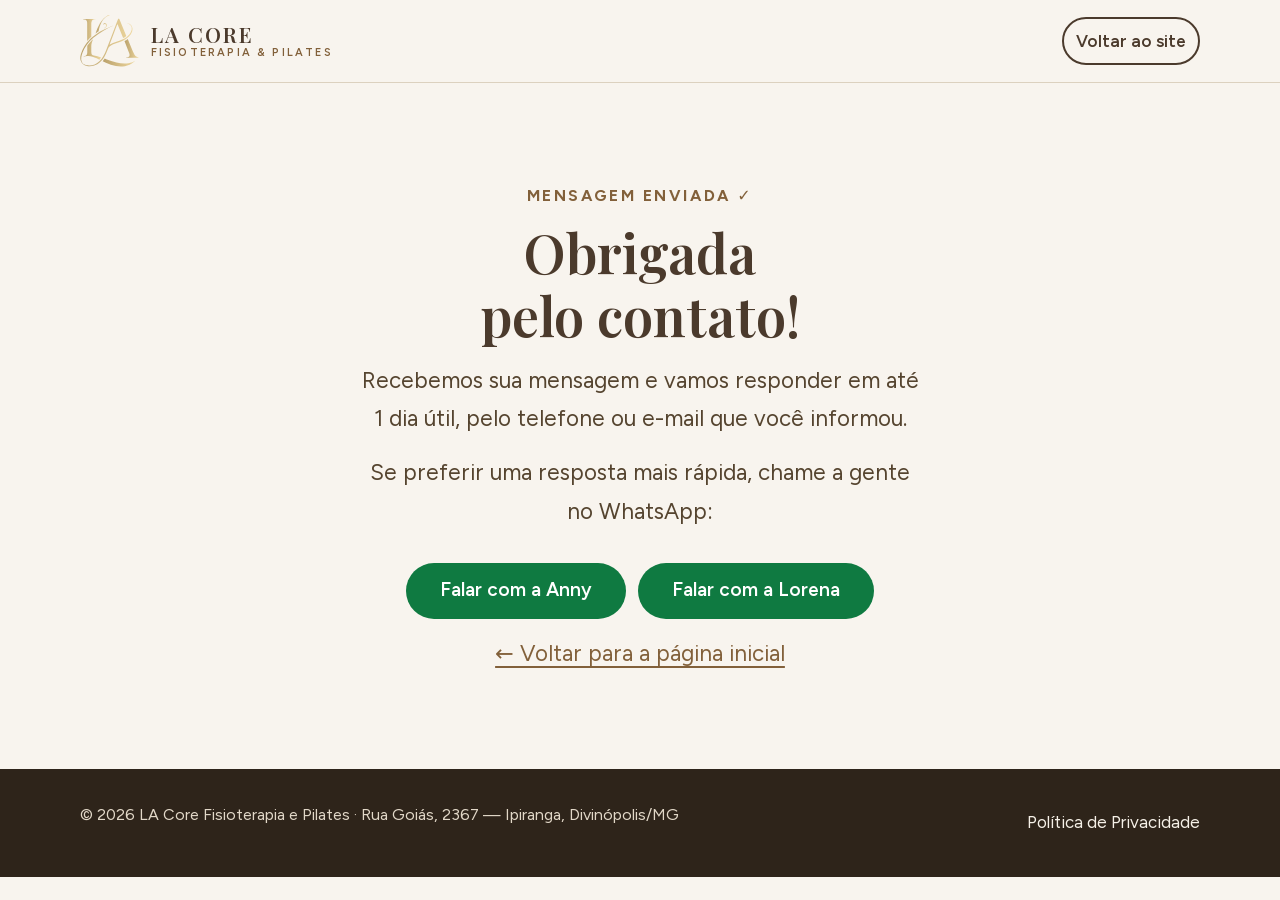
<file: obrigado.html>
<!doctype html>
<html lang="pt-BR">
<head>
  <meta charset="utf-8">
  <meta name="viewport" content="width=device-width, initial-scale=1, viewport-fit=cover">
  <title>Mensagem enviada | LA Core</title>
  <meta name="robots" content="noindex, follow">
  <meta name="theme-color" content="#4B3A2C">
  
  <link rel="icon" href="/favicon.svg?v=2" type="image/svg+xml">
  <link rel="preload" href="/assets/fonts/figtree-latin.woff2" as="font" type="font/woff2" crossorigin>
  <link rel="preload" href="/assets/fonts/playfair-display-latin.woff2" as="font" type="font/woff2" crossorigin>
  <script src="/assets/js/escala.js"></script>
  <link rel="stylesheet" href="/assets/css/tokens.css">
  <link rel="stylesheet" href="/assets/css/style.css">
</head>
<body>
  <a class="pular-para-conteudo" href="#conteudo">Pular para o conteúdo</a>
  <header class="cabecalho">
    <div class="container cabecalho__interno">
      <a class="logo" href="/" aria-label="LA CORE Fisioterapia &amp; Pilates — voltar à página inicial">
        <img src="/assets/img/logo.svg" alt="" width="59" height="52">
        <span class="logo__texto"><span class="logo__nome">LA CORE</span><span class="logo__sub">Fisioterapia &amp; Pilates</span></span>
      </a>
      <a class="btn btn--contorno" href="/">Voltar ao site</a>
    </div>
  </header>
  <main id="conteudo">
    <section class="pagina-simples">
      <div class="container pagina-simples__conteudo">
        <span class="selo">Mensagem enviada ✓</span>
        <h1>Obrigada pelo contato!</h1>
        <p>Recebemos sua mensagem e vamos responder em até 1 dia útil, pelo telefone ou e-mail que você informou.</p>
        <p>Se preferir uma resposta mais rápida, chame a gente no WhatsApp:</p>
        <div class="hero__acoes">
          <a class="btn btn--whatsapp" href="https://wa.me/5537998445805" target="_blank" rel="noopener noreferrer">Falar com a Anny</a>
          <a class="btn btn--whatsapp" href="https://wa.me/5537999398070" target="_blank" rel="noopener noreferrer">Falar com a Lorena</a>
        </div>
        <p class="pagina-simples__voltar"><a href="/">← Voltar para a página inicial</a></p>
      </div>
    </section>
  </main>
  <footer class="rodape rodape--simples">
    <div class="container rodape__base">
      <p>© 2026 LA Core Fisioterapia e Pilates · Rua Goiás, 2367 — Ipiranga, Divinópolis/MG</p>
      <p><a href="/politica-de-privacidade.html">Política de Privacidade</a></p>
    </div>
  </footer>
</body>
</html>
</file>
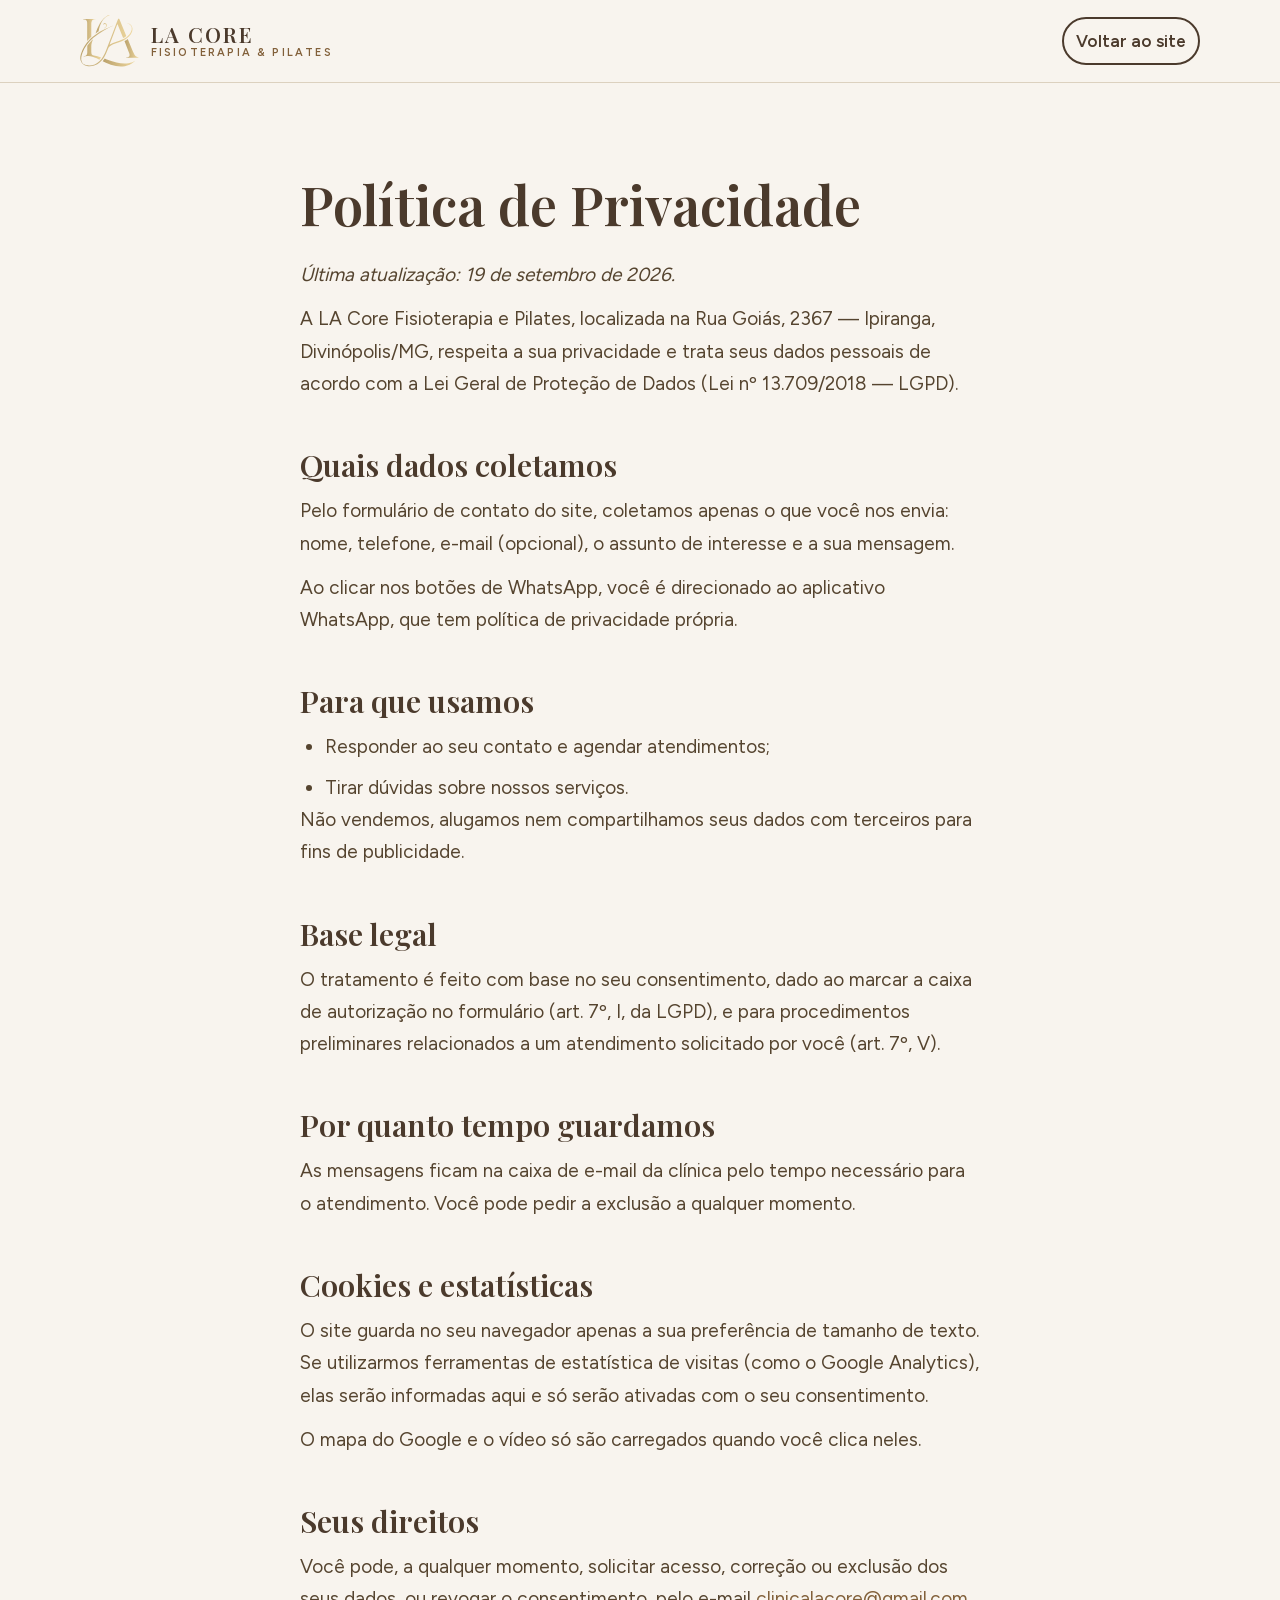
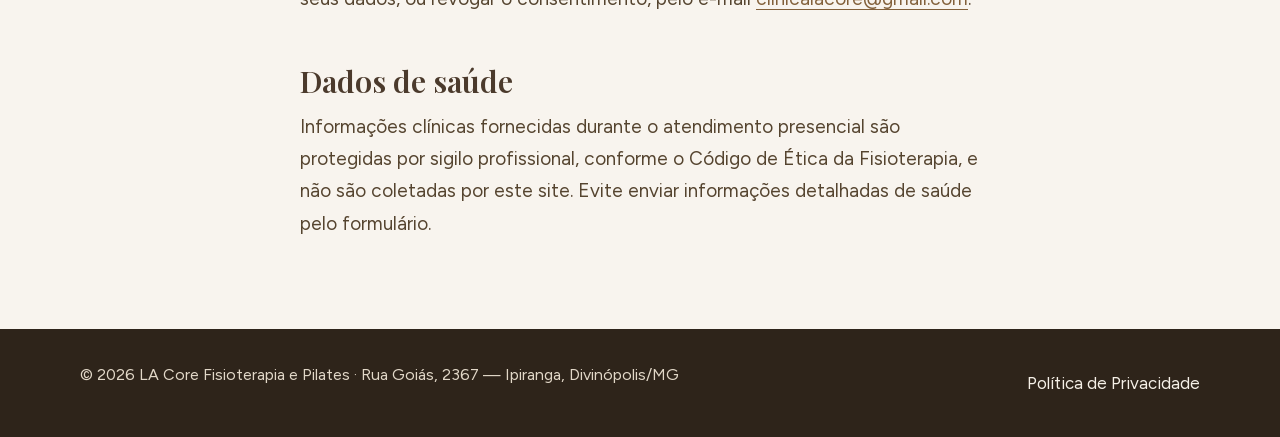
<file: politica-de-privacidade.html>
<!doctype html>
<html lang="pt-BR">
<head>
  <meta charset="utf-8">
  <meta name="viewport" content="width=device-width, initial-scale=1, viewport-fit=cover">
  <title>Política de Privacidade | LA Core</title>
  <meta name="robots" content="index, follow">
  <meta name="theme-color" content="#4B3A2C">
  <meta name="description" content="Como a LA Core Fisioterapia e Pilates coleta, usa e protege seus dados pessoais, conforme a LGPD.">
  <link rel="canonical" href="https://lacorefisioterapia.com.br/politica-de-privacidade.html">
  <link rel="icon" href="/favicon.svg?v=2" type="image/svg+xml">
  <link rel="preload" href="/assets/fonts/figtree-latin.woff2" as="font" type="font/woff2" crossorigin>
  <link rel="preload" href="/assets/fonts/playfair-display-latin.woff2" as="font" type="font/woff2" crossorigin>
  <script src="/assets/js/escala.js"></script>
  <link rel="stylesheet" href="/assets/css/tokens.css">
  <link rel="stylesheet" href="/assets/css/style.css">
</head>
<body>
  <a class="pular-para-conteudo" href="#conteudo">Pular para o conteúdo</a>
  <header class="cabecalho">
    <div class="container cabecalho__interno">
      <a class="logo" href="/" aria-label="LA CORE Fisioterapia &amp; Pilates — voltar à página inicial">
        <img src="/assets/img/logo.svg" alt="" width="59" height="52">
        <span class="logo__texto"><span class="logo__nome">LA CORE</span><span class="logo__sub">Fisioterapia &amp; Pilates</span></span>
      </a>
      <a class="btn btn--contorno" href="/">Voltar ao site</a>
    </div>
  </header>
  <main id="conteudo">
    <article class="secao">
      <div class="container texto-legal">
        <!-- Revisar com a clínica antes de publicar: preencher CNPJ/razão social se houver. -->
        <h1>Política de Privacidade</h1>
        <p><em>Última atualização: 19 de setembro de 2026.</em></p>
        <p>A LA Core Fisioterapia e Pilates, localizada na Rua Goiás, 2367 — Ipiranga, Divinópolis/MG, respeita a sua privacidade e trata seus dados pessoais de acordo com a Lei Geral de Proteção de Dados (Lei nº 13.709/2018 — LGPD).</p>

        <h2>Quais dados coletamos</h2>
        <p>Pelo formulário de contato do site, coletamos apenas o que você nos envia: nome, telefone, e-mail (opcional), o assunto de interesse e a sua mensagem.</p>
        <p>Ao clicar nos botões de WhatsApp, você é direcionado ao aplicativo WhatsApp, que tem política de privacidade própria.</p>

        <h2>Para que usamos</h2>
        <ul>
          <li>Responder ao seu contato e agendar atendimentos;</li>
          <li>Tirar dúvidas sobre nossos serviços.</li>
        </ul>
        <p>Não vendemos, alugamos nem compartilhamos seus dados com terceiros para fins de publicidade.</p>

        <h2>Base legal</h2>
        <p>O tratamento é feito com base no seu consentimento, dado ao marcar a caixa de autorização no formulário (art. 7º, I, da LGPD), e para procedimentos preliminares relacionados a um atendimento solicitado por você (art. 7º, V).</p>

        <h2>Por quanto tempo guardamos</h2>
        <p>As mensagens ficam na caixa de e-mail da clínica pelo tempo necessário para o atendimento. Você pode pedir a exclusão a qualquer momento.</p>

        <h2>Cookies e estatísticas</h2>
        <p>O site guarda no seu navegador apenas a sua preferência de tamanho de texto. Se utilizarmos ferramentas de estatística de visitas (como o Google Analytics), elas serão informadas aqui e só serão ativadas com o seu consentimento.</p>
        <p>O mapa do Google e o vídeo só são carregados quando você clica neles.</p>

        <h2>Seus direitos</h2>
        <p>Você pode, a qualquer momento, solicitar acesso, correção ou exclusão dos seus dados, ou revogar o consentimento, pelo e-mail <a href="mailto:clinicalacore@gmail.com">clinicalacore@gmail.com</a>.</p>

        <h2>Dados de saúde</h2>
        <p>Informações clínicas fornecidas durante o atendimento presencial são protegidas por sigilo profissional, conforme o Código de Ética da Fisioterapia, e não são coletadas por este site. Evite enviar informações detalhadas de saúde pelo formulário.</p>
      </div>
    </article>
  </main>
  <footer class="rodape rodape--simples">
    <div class="container rodape__base">
      <p>© 2026 LA Core Fisioterapia e Pilates · Rua Goiás, 2367 — Ipiranga, Divinópolis/MG</p>
      <p><a href="/politica-de-privacidade.html">Política de Privacidade</a></p>
    </div>
  </footer>
</body>
</html>
</file>
<file: assets/css/tokens.css>
/* ==========================================================================
   LA Core — Design tokens
   Paleta derivada da identidade visual da marca.
   ========================================================================== */

/* ---- Fontes hospedadas no próprio site (sem chamadas ao Google) ----
   Fontes variáveis, subconjunto latino (cobre todo o português). */
@font-face {
  font-family: "Figtree"; font-style: normal; font-weight: 300 900; font-display: swap;
  src: url("/assets/fonts/figtree-latin.woff2") format("woff2");
}
@font-face {
  font-family: "Playfair Display"; font-style: normal; font-weight: 400 900; font-display: swap;
  src: url("/assets/fonts/playfair-display-latin.woff2") format("woff2");
}
@font-face {
  font-family: "Playfair Display"; font-style: italic; font-weight: 400 900; font-display: swap;
  src: url("/assets/fonts/playfair-display-italic-latin.woff2") format("woff2");
}

:root {
  /* ---- Cores da marca ---- */
  --verde-escuro:   #35512A;
  --verde-oliva:    #7A7357;
  --oliva-claro:    #8C9179;
  --areia:          #B79A79;
  --dourado:        #CDB07A;
  --dourado-escuro: #A9874A;
  --creme:          #EFE8DE;
  --creme-claro:    #F8F4EE;
  --marrom:         #4B3A2C;
  --marrom-medio:   #82603A;  /* 4.7:1 sobre --creme (AA); era #89663E = 4.3:1 */
  --branco:         #FDFCFA;
  --whatsapp:       #0F7A41;  /* verde WhatsApp escurecido: 5.4:1 com branco (AA) */

  /* ---- Papéis semânticos ---- */
  --bg:             var(--creme-claro);
  --bg-alt:         var(--creme);
  --bg-escuro:      var(--marrom);
  --bg-verde:       var(--verde-escuro);
  --superficie:     var(--branco);

  --texto:          #2B2118;  /* 14.2:1 sobre --bg  (AAA) */
  --texto-suave:    #55442F;  /*  7.4:1 sobre --bg  (AAA) */
  --texto-inverso:  #F6F1E8;
  --texto-inverso-suave: #E2D8C8;

  --borda:          #DCD1BF;
  --borda-forte:    #C3B49C;

  /* ---- Tipografia ----
     Corpo a 19px: o público inclui idosos. Escala fluida via clamp(). */
  --fonte-titulo: "Playfair Display", "Iowan Old Style", Georgia, serif;
  --fonte-corpo:  "Figtree", "Segoe UI", system-ui, -apple-system, sans-serif;

  --t-xs:   1rem;                                   /* 16px (mínimo do site) */
  --t-sm:   1.0625rem;                              /* 17px  */
  --t-base: 1.1875rem;                              /* 19px  */
  --t-md:   clamp(1.25rem, 0.5vw + 1.13rem, 1.4rem);
  --t-lg:   clamp(1.5rem,  1vw  + 1.25rem, 1.9rem);
  --t-xl:   clamp(1.9rem,  2vw  + 1.4rem,  2.6rem);
  --t-2xl:  clamp(2.3rem,  3vw  + 1.5rem,  3.4rem);
  --t-3xl:  clamp(2.2rem,  4vw  + 1.4rem,  4.2rem);

  --linha-titulo: 1.15;
  --linha-corpo:  1.7;
  --medida:       65ch;  /* largura máxima de leitura confortável */

  /* ---- Espaçamento ---- */
  --e-1: 0.25rem;  --e-2: 0.5rem;   --e-3: 0.75rem;  --e-4: 1rem;
  --e-5: 1.5rem;   --e-6: 2rem;     --e-7: 3rem;     --e-8: 4rem;
  --e-9: 6rem;
  --secao-y: clamp(3.5rem, 7vw, 6.5rem);
  --pagina-x: clamp(1rem, 4vw, 2.5rem);
  --largura-max: 1200px;
  /* Cabeçalho mais baixo no celular para sobrar tela para o conteúdo */
  --altura-cabecalho: 64px;

  /* ---- Formas e profundidade ---- */
  --r-sm: 10px;  --r-md: 18px;  --r-lg: 26px;  --r-pill: 999px;
  --sombra-sm: 0 2px 8px rgba(43, 33, 24, .07);
  --sombra-md: 0 8px 24px rgba(43, 33, 24, .10);
  --sombra-lg: 0 18px 44px rgba(43, 33, 24, .16);

  /* ---- Interação ----
     Alvos de toque generosos: 56px é o mínimo confortável para mãos idosas. */
  --alvo-min: 56px;
  --transicao: 220ms cubic-bezier(.4, 0, .2, 1);
  --anel: 3px solid var(--marrom);
  --anel-halo: 0 0 0 6px rgba(205, 176, 122, .6);
}

@media (min-width: 900px) {
  :root { --altura-cabecalho: 82px; }
}

/* Anel de foco legível sobre fundos escuros */
.secao--escura, .secao--verde, .rodape {
  --anel: 3px solid var(--dourado);
  --anel-halo: 0 0 0 6px rgba(0, 0, 0, .45);
}
</file>
<file: assets/css/style.css>
/* ==========================================================================
   LA Core — Folha de estilo principal
   Mobile-first. Escrita para leitura confortável em qualquer idade.
   ========================================================================== */

/* --------------------------------------------------- 1. Reset e base ---- */
*, *::before, *::after { box-sizing: border-box; }
* { margin: 0; }

html {
  /* Escala ajustável pelo controle A- / A / A+ do cabeçalho */
  font-size: calc(100% * var(--escala-fonte, 1));
  scroll-behavior: smooth;
  scroll-padding-top: calc(var(--altura-cabecalho) + 16px);
  -webkit-text-size-adjust: 100%;
}

body {
  font-family: var(--fonte-corpo);
  font-size: var(--t-base);
  line-height: var(--linha-corpo);
  color: var(--texto);
  background: var(--bg);
  -webkit-font-smoothing: antialiased;
  overflow-x: hidden;
}

img, picture, video, svg { display: block; max-width: 100%; height: auto; }
input, button, textarea, select { font: inherit; color: inherit; }
button { cursor: pointer; }

h1, h2, h3, h4 {
  font-family: var(--fonte-titulo);
  line-height: var(--linha-titulo);
  font-weight: 600;
  text-wrap: balance;
}
h1 { font-size: var(--t-3xl); }
h2 { font-size: var(--t-2xl); }
h3 { font-size: var(--t-lg); }
p  { text-wrap: pretty; }

a { color: var(--marrom-medio); text-underline-offset: .22em; }
@media (hover: hover) { a:hover { color: var(--verde-escuro); } }

:focus-visible {
  outline: var(--anel);
  outline-offset: 3px;
  box-shadow: var(--anel-halo);
  border-radius: var(--r-sm);
}

.pular-para-conteudo {
  position: absolute; left: var(--e-4); top: -100px; z-index: 200;
  background: var(--verde-escuro); color: var(--texto-inverso);
  padding: var(--e-3) var(--e-5); border-radius: 0 0 var(--r-md) var(--r-md);
  font-weight: 600; text-decoration: none; transition: top var(--transicao);
}
.pular-para-conteudo:focus { top: 0; color: var(--texto-inverso); }

.apenas-leitor-tela {
  position: absolute; width: 1px; height: 1px; padding: 0;
  overflow: hidden; clip: rect(0 0 0 0); white-space: nowrap; border: 0;
}

/* ------------------------------------------------ 2. Layout utilitário -- */
.container {
  width: 100%; max-width: var(--largura-max);
  margin-inline: auto; padding-inline: var(--pagina-x);
}
.secao { padding-block: var(--secao-y); }
.secao--alt     { background: var(--bg-alt); }
.secao--escura  { background: var(--bg-escuro); color: var(--texto-inverso); }
.secao--verde   { background: var(--bg-verde); color: var(--texto-inverso); }
.secao--compacta { padding-block: var(--e-8); }
.secao--escura h2, .secao--verde h2,
.secao--escura h3, .secao--verde h3 { color: var(--branco); }
.secao--escura p, .secao--verde p { color: var(--texto-inverso-suave); }

.cabecalho-secao { max-width: 62ch; margin-bottom: var(--e-7); }
.cabecalho-secao--centro { margin-inline: auto; text-align: center; }
.selo {
  display: inline-block; font-size: var(--t-xs); font-weight: 700;
  letter-spacing: .16em; text-transform: uppercase;
  color: var(--marrom-medio); margin-bottom: var(--e-3);
}
.secao--escura .selo, .secao--verde .selo { color: var(--dourado); }
.cabecalho-secao p { margin-top: var(--e-4); color: var(--texto-suave); font-size: var(--t-md); }
.secao--escura .cabecalho-secao p, .secao--verde .cabecalho-secao p { color: var(--texto-inverso-suave); }

/* ---------------------------------------------------------- 3. Botões -- */
.btn {
  display: inline-flex; align-items: center; justify-content: center;
  gap: var(--e-3); min-height: var(--alvo-min);
  padding: var(--e-3) var(--e-6);
  font-weight: 600; font-size: var(--t-base); line-height: 1.3;
  text-align: center; text-decoration: none;
  border: 2px solid transparent; border-radius: var(--r-pill);
  transition: background var(--transicao), color var(--transicao),
              border-color var(--transicao), transform var(--transicao);
}
@media (hover: hover) { .btn:hover { transform: translateY(-2px); } }
.btn:active { transform: scale(.98); }
.btn svg { width: 1.4em; height: 1.4em; flex: none; }

.btn--primario   { background: var(--verde-escuro); color: var(--branco); }
@media (hover: hover) { .btn--primario:hover { background: #2A4021; color: var(--branco); } }

.btn--whatsapp   { background: var(--whatsapp); color: #fff; }
@media (hover: hover) { .btn--whatsapp:hover { background: #0B6134; color: #fff; } }

.btn--contorno   { border-color: var(--marrom); color: var(--marrom); background: transparent; }
@media (hover: hover) { .btn--contorno:hover { background: var(--marrom); color: var(--branco); } }

.secao--escura .btn--contorno, .secao--verde .btn--contorno {
  border-color: var(--dourado); color: var(--dourado);
}
@media (hover: hover) {
  .secao--escura .btn--contorno:hover, .secao--verde .btn--contorno:hover {
    background: var(--dourado); color: var(--marrom);
  }
}
.btn--bloco { width: 100%; }

/* ------------------------------------------------------- 4. Cabeçalho -- */
.cabecalho {
  position: sticky; top: 0; z-index: 90;
  background: rgba(248, 244, 238, .96);
  backdrop-filter: blur(10px);
  border-bottom: 1px solid var(--borda);
  transition: box-shadow var(--transicao);
}
.cabecalho[data-rolado="true"] { box-shadow: var(--sombra-sm); }
.cabecalho__interno {
  display: flex; align-items: center; justify-content: space-between;
  gap: var(--e-4); min-height: var(--altura-cabecalho);
}
.logo { display: flex; align-items: center; gap: var(--e-3); min-height: 44px; text-decoration: none; flex: none; }
.logo img { height: 40px; width: auto; }
.logo__texto { display: flex; flex-direction: column; line-height: 1.1; }
.logo__nome {
  font-family: var(--fonte-titulo); font-size: 18px;
  font-weight: 600; letter-spacing: .1em; color: var(--marrom);
}
.logo__sub {
  font-size: 11px; letter-spacing: .2em; text-transform: uppercase;
  color: var(--marrom-medio); font-weight: 600;
}

.nav { display: none; }
.nav__lista { display: flex; align-items: center; gap: var(--e-1); list-style: none; padding: 0; }
.nav__link {
  display: block; padding: 12px 11px;
  font-size: 17px; font-weight: 600; color: var(--texto);
  text-decoration: none; border-radius: var(--r-pill);
  transition: background var(--transicao), color var(--transicao);
}
.nav__link[aria-current="true"] { background: var(--creme); color: var(--verde-escuro); }
@media (hover: hover) { .nav__link:hover { background: var(--creme); color: var(--verde-escuro); } }
.cabecalho__acoes { display: flex; align-items: center; gap: var(--e-3); }

/* Controle de tamanho de fonte */
.fonte-controle {
  display: none; align-items: center; gap: 2px;
  background: var(--creme); border: 1px solid var(--borda);
  border-radius: var(--r-pill); padding: 3px;
}
.fonte-controle__btn {
  min-width: 44px; height: 44px; border: 0; background: transparent;
  border-radius: 50%; font-weight: 700; color: var(--marrom);
  transition: background var(--transicao);
}
@media (hover: hover) { .fonte-controle__btn:hover { background: var(--branco); } }
.fonte-controle__btn[aria-pressed="true"] { background: var(--marrom); color: var(--branco); }
.fonte-controle__btn--p { font-size: 13px; }
.fonte-controle__btn--m { font-size: 16px; }
.fonte-controle__btn--g { font-size: 20px; }
/* Cópia do controle dentro do menu do celular */
.fonte-controle--menu { display: flex; margin-top: var(--e-5); width: max-content; }

.menu-botao {
  display: inline-flex; align-items: center; gap: var(--e-2);
  min-height: 48px; padding: var(--e-2) var(--e-4);
  background: var(--marrom); color: var(--branco);
  border: 0; border-radius: var(--r-pill); font-weight: 600; font-size: 17px;
}
.menu-botao__barras { display: grid; gap: 4px; width: 20px; }
.menu-botao__barras span { height: 2px; background: currentColor; border-radius: 2px; }

.menu-movel {
  position: fixed; inset: var(--altura-cabecalho) 0 0; z-index: 89;
  background: var(--bg); padding: var(--e-6) var(--pagina-x) var(--e-8);
  overflow-y: auto; display: none;
}
.menu-movel[data-aberto="true"] { display: block; }
.menu-movel ul { list-style: none; padding: 0; display: grid; gap: var(--e-2); }
.menu-movel a {
  display: flex; align-items: center; min-height: var(--alvo-min);
  padding: var(--e-3) var(--e-4); font-size: var(--t-md); font-weight: 600;
  color: var(--texto); text-decoration: none;
  border-bottom: 1px solid var(--borda);
}
@media (hover: hover) { .menu-movel a:hover { color: var(--verde-escuro); } }
.menu-movel .btn { margin-top: var(--e-5); }

@media (max-width: 379px) { .logo__sub { display: none; } }
@media (min-width: 900px) {
  .logo img { height: 52px; }
  .logo__nome { font-size: 21px; }
  .menu-botao { min-height: 52px; }
}

@media (min-width: 1200px) {
  .nav { display: block; }
  .fonte-controle { display: flex; }
  .menu-botao { display: none; }
  .menu-movel, .menu-movel[data-aberto="true"] { display: none; }
}

/* ------------------------------------------------------------- 5. Hero -- */
.hero { position: relative; background: var(--bg-alt); overflow: hidden; }
.hero__grade {
  display: grid; gap: var(--e-5);
  padding-block: var(--e-5) var(--e-7);
  align-items: center;
}
.hero__conteudo { max-width: 40rem; }
.hero h1 { color: var(--marrom); }
.hero h1 em { font-style: italic; color: var(--verde-escuro); }
.hero__texto {
  margin-top: var(--e-5); font-size: var(--t-md);
  color: var(--texto-suave); max-width: var(--medida);
}
.hero__acoes { display: flex; flex-wrap: wrap; gap: var(--e-3); margin-top: var(--e-6); }
/* No celular os botões ocupam a largura toda, um embaixo do outro */
.hero__acoes .btn { flex: 1 1 16rem; }
.hero__confianca {
  display: flex; flex-wrap: wrap; gap: var(--e-3) var(--e-5);
  margin-top: var(--e-6); padding-top: var(--e-5);
  border-top: 1px solid var(--borda); list-style: none; padding-left: 0;
}
.hero__confianca li {
  display: flex; align-items: center; gap: var(--e-2);
  font-size: var(--t-sm); font-weight: 600; color: var(--texto-suave);
}
.hero__confianca svg { width: 22px; height: 22px; color: var(--verde-escuro); flex: none; }
/* No celular a foto vem antes do texto, em faixa baixa, para não empurrar
   o título e os botões para fora da primeira tela */
.hero__midia {
  position: relative; border-radius: var(--r-lg); overflow: hidden;
  box-shadow: var(--sombra-md); aspect-ratio: 2 / 1; order: -1;
}
.hero__midia picture { height: 100%; }
.hero__midia img { width: 100%; height: 100%; object-fit: cover; }

.hero__midia img { object-position: center 55%; }  /* enquadra os rostos na faixa */
@media (min-width: 600px) and (max-width: 899px) { .hero__midia { aspect-ratio: 16 / 9; } }
@media (min-width: 900px) {
  .hero__grade { grid-template-columns: 1.05fr .95fr; gap: var(--e-8); padding-block: clamp(3rem, 6vw, 5.5rem); }
  .hero__midia { aspect-ratio: 4 / 5; order: 0; box-shadow: var(--sombra-lg); }
  .hero__midia img { object-position: center; }
  .hero__acoes .btn { flex: 0 1 auto; }
}

/* ------------------------------------------------------------ 6. Sobre -- */
.sobre__grade { display: grid; gap: var(--e-7); }
.sobre__texto h2 + p { margin-top: var(--e-5); }
.sobre__texto p + p { margin-top: var(--e-4); }
.sobre__texto p { color: var(--texto-suave); max-width: var(--medida); }
.sobre__destaque {
  font-weight: 500;
  margin-top: var(--e-5); padding: var(--e-5);
  background: var(--creme); border-left: 5px solid var(--dourado);
  border-radius: 0 var(--r-md) var(--r-md) 0;
  font-family: var(--fonte-titulo); font-size: var(--t-md);
  font-style: italic; color: var(--marrom);
}
.sobre__lado { display: grid; gap: var(--e-5); }
.sobre__foto {
  margin: 0; aspect-ratio: 3 / 2; border-radius: var(--r-lg);
  overflow: hidden; box-shadow: var(--sombra-md); background: var(--creme);
}
.sobre__foto picture { height: 100%; }
.sobre__foto img { width: 100%; height: 100%; object-fit: cover; }
.pilares { display: grid; gap: var(--e-4); list-style: none; padding: 0; }
.pilar {
  display: flex; gap: var(--e-4); padding: var(--e-4);
  background: var(--superficie); border: 1px solid var(--borda);
  border-radius: var(--r-md);
}
.pilar__icone {
  flex: none; width: 52px; height: 52px; border-radius: 50%;
  display: grid; place-items: center;
  background: var(--creme); color: var(--verde-escuro);
}
.pilar__icone svg { width: 26px; height: 26px; }
.pilar h3 { font-size: var(--t-md); margin-bottom: var(--e-1); }
.pilar p { font-size: var(--t-sm); color: var(--texto-suave); }

@media (min-width: 900px) {
  .pilar { padding: var(--e-5); }
  .sobre__grade { grid-template-columns: 1.1fr .9fr; align-items: start; gap: var(--e-8); }
}

/* ------------------------------------------------- 6b. Pilates (seção) -- */
.pilates__grade { display: grid; gap: var(--e-7); }
.pilates__texto > p { margin-top: var(--e-4); color: var(--texto-suave); max-width: var(--medida); }
.pilates__texto .pilares { margin-top: var(--e-5); }
.pilates__texto .btn { margin-top: var(--e-5); }
.pilates__midia {
  margin: 0; aspect-ratio: 3 / 4; max-width: 420px; width: 100%; justify-self: center;
  border-radius: var(--r-lg); overflow: hidden; box-shadow: var(--sombra-md); background: var(--creme);
}
.pilates__midia picture { display: block; height: 100%; }
.pilates__midia img { width: 100%; height: 100%; object-fit: cover; }
@media (min-width: 900px) {
  .pilates__grade { grid-template-columns: 1.1fr .9fr; align-items: center; gap: var(--e-8); }
}

/* --------------------------------------------------------- 7. Serviços -- */
.servicos__grade {
  display: grid; gap: var(--e-5);
  grid-template-columns: repeat(auto-fit, minmax(min(100%, 300px), 1fr));
}
/* Celular: ícone ao lado do título, para o card ficar mais baixo */
.servico {
  display: grid; grid-template-columns: auto minmax(0, 1fr);
  align-items: center; align-content: start; gap: var(--e-2) var(--e-4);
  padding: var(--e-5); background: var(--superficie);
  border: 1px solid var(--borda); border-radius: var(--r-md);
  transition: border-color var(--transicao), box-shadow var(--transicao), transform var(--transicao);
}
.servico:focus-within { border-color: var(--dourado); }
@media (hover: hover) {
  .servico:hover {
    border-color: var(--dourado); box-shadow: var(--sombra-md); transform: translateY(-3px);
  }
}
.servico__icone {
  width: 52px; height: 52px; border-radius: var(--r-md);
  display: grid; place-items: center;
  background: var(--verde-escuro); color: var(--dourado);
}
.servico__icone svg { width: 28px; height: 28px; }
.servico h3 { font-size: var(--t-md); }
.servico p { font-size: var(--t-sm); line-height: 1.6; color: var(--texto-suave); flex: 1; }
.servico p, .servico .servico__link { grid-column: 1 / -1; }
.servico__link { justify-self: start; }
@media (min-width: 700px) {
  .servico { display: flex; flex-direction: column; gap: var(--e-3); padding: var(--e-6); }
  .servico__icone { width: 60px; height: 60px; }
  .servico__icone svg { width: 30px; height: 30px; }
}
.servico__link {
  display: inline-flex; align-items: center; gap: var(--e-2);
  min-height: 48px; font-weight: 700; font-size: var(--t-sm);
  color: var(--verde-escuro); text-decoration: none; margin-top: auto;
}
@media (hover: hover) { .servico__link:hover { text-decoration: underline; } }
button.servico__link { background: none; border: 0; padding: 0; font-family: inherit; }
.servico__link svg { width: 20px; height: 20px; transition: transform var(--transicao); }
@media (hover: hover) { .servico__link:hover svg { transform: translateX(4px); } }

.servico-destaque {
  display: grid; grid-template-columns: auto minmax(0, 1fr); gap: var(--e-4); align-items: center;
  padding: var(--e-5); margin-bottom: var(--e-5);
  background: var(--verde-escuro); color: var(--texto-inverso);
  border-radius: var(--r-lg); box-shadow: var(--sombra-md);
}
.servico-destaque .servico__icone { background: rgba(205, 176, 122, .18); }
.servico-destaque h3 { color: var(--branco); font-size: var(--t-lg); }
.servico-destaque p { color: var(--texto-inverso-suave); margin-top: var(--e-2); max-width: 58ch; font-size: var(--t-sm); }
.servico-destaque .btn { grid-column: 1 / -1; }
.servico-destaque .servico__icone { align-self: start; }
@media (max-width: 899px) { .servico-destaque h3 { font-size: var(--t-md); } }
@media (min-width: 900px) {
  .servico-destaque { grid-template-columns: auto 1fr auto; gap: var(--e-6); padding: var(--e-6) var(--e-7); margin-bottom: var(--e-6); }
  .servico-destaque .btn { grid-column: auto; }
  .servico-destaque .servico__icone { align-self: center; }
  .servico-destaque p { font-size: var(--t-base); }
}

/* ----------------------------------------------------- 8. Profissionais -- */
.equipe__grade { display: grid; gap: var(--e-6); grid-template-columns: minmax(0, 1fr); }
.profissional {
  display: grid; grid-template-columns: minmax(0, 1fr); background: var(--superficie); color: var(--texto);
  border-radius: var(--r-lg); overflow: hidden; box-shadow: var(--sombra-md);
}
.profissional__foto { aspect-ratio: 4 / 3; background: var(--creme); }
.profissional__foto picture { height: 100%; }
.profissional__foto img { width: 100%; height: 100%; object-fit: cover; object-position: top center; }
.profissional__corpo { display: flex; flex-direction: column; gap: var(--e-4); padding: var(--e-6); }
.secao--escura .profissional h3 { color: var(--marrom); font-size: var(--t-xl); }
.profissional__crefito {
  display: inline-block; align-self: flex-start; margin-top: var(--e-2);
  font-size: var(--t-xs); font-weight: 700; letter-spacing: .08em;
  color: var(--verde-escuro); background: var(--creme);
  padding: var(--e-1) var(--e-3); border-radius: var(--r-pill);
}
.secao--escura .profissional p { color: var(--texto-suave); }
.profissional__lista { list-style: none; padding: 0; display: grid; gap: var(--e-2); }
.profissional__subtitulo + .profissional__lista { margin-top: var(--e-2); }
.profissional__lista li {
  display: flex; gap: var(--e-3); font-size: var(--t-sm); color: var(--texto-suave);
}
.profissional__lista svg { flex: none; width: 22px; height: 22px; margin-top: 3px; color: var(--verde-escuro); }
.profissional__subtitulo {
  font-family: var(--fonte-corpo); font-size: var(--t-xs); font-weight: 700;
  letter-spacing: .14em; text-transform: uppercase; color: var(--marrom-medio);
}
.profissional .btn { margin-top: auto; }

@media (min-width: 900px) {
  .equipe__grade { grid-template-columns: repeat(2, minmax(0, 1fr)); }
}

/* ---------------------------------------------------------- 9. Carrossel -- */
.carrossel { position: relative; }
.carrossel__trilho {
  display: flex; gap: var(--e-4);
  overflow-x: auto; scroll-snap-type: x mandatory;
  scroll-behavior: smooth; scrollbar-width: none;
  padding-bottom: var(--e-2);
  border-radius: var(--r-lg);
}
.carrossel__trilho::-webkit-scrollbar { display: none; }
/* Celular: foto vertical (as fotos são 3:4) com a ponta da próxima aparecendo,
   para ficar claro que dá para deslizar */
.carrossel__slide {
  flex: 0 0 85%; scroll-snap-align: center;
  margin: 0; position: relative;
  border-radius: var(--r-lg); overflow: hidden;
  aspect-ratio: 4 / 5; background: var(--creme);
}
.carrossel__slide picture { height: 100%; }
.carrossel__slide img { width: 100%; height: 100%; object-fit: cover; }
.carrossel__legenda {
  position: absolute; left: 0; right: 0; bottom: 0;
  padding: var(--e-7) var(--e-5) var(--e-4);
  background: linear-gradient(transparent, rgba(30, 22, 15, .82));
  color: var(--branco); font-weight: 600; font-size: var(--t-base);
}
.carrossel__controles {
  display: flex; align-items: center; justify-content: center;
  flex-wrap: wrap; gap: var(--e-3); margin-top: var(--e-5);
}
.carrossel__seta {
  display: grid; place-items: center;
  width: var(--alvo-min); height: var(--alvo-min);
  border: 2px solid var(--marrom); border-radius: 50%;
  background: var(--superficie); color: var(--marrom);
  transition: background var(--transicao), color var(--transicao);
}
@media (hover: hover) { .carrossel__seta:hover { background: var(--marrom); color: var(--branco); } }
.carrossel__seta svg { width: 26px; height: 26px; }
.carrossel__pontos { display: none; gap: var(--e-2); list-style: none; padding: 0; }
/* No celular um contador "1 / 6" ocupa menos espaço que os 6 pontos */
.carrossel__contador {
  min-width: 4.5ch; text-align: center; font-weight: 700;
  font-size: var(--t-sm); color: var(--marrom); font-variant-numeric: tabular-nums;
}
.carrossel__ponto {
  width: 44px; height: 44px; border: 0; background: transparent;
  display: grid; place-items: center; padding: 0;
}
.carrossel__ponto::before {
  content: ""; width: 12px; height: 12px; border-radius: 50%;
  background: var(--borda-forte); transition: all var(--transicao);
}
.carrossel__ponto[aria-current="true"]::before { background: var(--marrom); width: 28px; border-radius: 6px; }
.carrossel__pausa {
  display: inline-flex; align-items: center; gap: var(--e-2);
  min-height: 48px; padding: var(--e-2) var(--e-4);
  border: 1px solid var(--borda-forte); border-radius: var(--r-pill);
  background: transparent; font-size: var(--t-sm); font-weight: 600; color: var(--marrom);
}
.carrossel__pausa svg { width: 18px; height: 18px; }

@media (min-width: 700px)  {
  .carrossel__slide { flex-basis: calc(50% - var(--e-2)); aspect-ratio: 4 / 3; }
  .carrossel__pontos { display: flex; }
  .carrossel__contador { display: none; }
  .carrossel__controles { gap: var(--e-4); }
}
@media (min-width: 1080px) { .carrossel__slide { flex-basis: calc(33.333% - var(--e-3)); aspect-ratio: 3 / 4; } }

/* ------------------------------------------------------------- 10. Vídeo -- */
.video__moldura {
  position: relative; aspect-ratio: 16 / 9; border-radius: var(--r-lg);
  overflow: hidden; background: #1c1510; box-shadow: var(--sombra-lg);
}
.video__moldura--vertical {
  aspect-ratio: 9 / 16; width: 100%; max-width: 280px; justify-self: center; margin-inline: auto;
}
@media (min-width: 900px) { .video__moldura--vertical { max-width: 340px; } }
.video__moldura video, .video__moldura iframe,
.video__capa img { position: absolute; inset: 0; width: 100%; height: 100%; object-fit: cover; border: 0; }
.video__capa {
  position: absolute; inset: 0; border: 0; padding: 0; background: none;
  display: grid; place-items: center;
}
.video__capa::after { content: ""; position: absolute; inset: 0; background: rgba(30, 22, 15, .35); }
.video__play {
  position: relative; z-index: 1;
  display: inline-flex; align-items: center; gap: var(--e-3);
  padding: var(--e-4) var(--e-6); border-radius: var(--r-pill);
  background: var(--branco); color: var(--marrom);
  font-weight: 700; font-size: var(--t-base); box-shadow: var(--sombra-lg);
  transition: transform var(--transicao);
}
@media (hover: hover) { .video__capa:hover .video__play { transform: scale(1.05); } }
.video__duracao { font-weight: 600; opacity: .75; font-variant-numeric: tabular-nums; }
.video__play svg { width: 28px; height: 28px; color: var(--verde-escuro); }


/* ------------------------------------------------------- 11. Depoimentos -- */
/* Vídeo + depoimentos escritos na mesma seção.
   Celular: vídeo em cima e cards deslizando para o lado. */
.depoimentos__conteudo { display: grid; gap: var(--e-6); grid-template-columns: minmax(0, 1fr); }
.depoimentos__lista {
  display: flex; gap: var(--e-4);
  overflow-x: auto; scroll-snap-type: x mandatory; scrollbar-width: none;
  margin-inline: calc(-1 * var(--pagina-x)); padding: var(--e-1) var(--pagina-x) var(--e-2);
  scroll-padding-inline: var(--pagina-x);
}
.depoimentos__lista::-webkit-scrollbar { display: none; }
.depoimentos__lista > .depoimento { flex: 0 0 85%; scroll-snap-align: start; }
@media (min-width: 700px) {
  .depoimentos__lista {
    display: grid; overflow: visible; margin-inline: 0; padding: 0;
    grid-template-columns: repeat(auto-fit, minmax(min(100%, 300px), 1fr));
  }
}
@media (min-width: 900px) {
  .depoimentos__conteudo { grid-template-columns: 340px minmax(0, 1fr); gap: var(--e-7); align-items: start; }
  .depoimentos__lista { grid-template-columns: minmax(0, 1fr); }
}
.depoimento {
  display: flex; flex-direction: column; gap: var(--e-4);
  padding: var(--e-6); background: var(--superficie);
  border: 1px solid var(--borda); border-radius: var(--r-md);
}
.depoimento__estrelas { display: flex; gap: 3px; color: var(--dourado-escuro); }
.depoimento__estrelas svg { width: 22px; height: 22px; }
.depoimento blockquote { flex: 1; }
.depoimento blockquote p {
  font-family: var(--fonte-titulo); font-size: var(--t-md);
  font-style: italic; font-weight: 500; line-height: 1.55; color: var(--marrom);
}
.depoimento figcaption { display: flex; align-items: center; gap: var(--e-3); }
.depoimento__avatar {
  flex: none; width: 48px; height: 48px; border-radius: 50%;
  display: grid; place-items: center;
  background: var(--verde-escuro); color: var(--dourado);
  font-weight: 700; font-size: 1.1rem;
}
.depoimento__nome { font-weight: 700; }
.depoimentos__rodape { text-align: center; margin-top: var(--e-6); }

/* --------------------------------------------------------- 12. Convênios -- */
.convenios {
  display: grid; gap: var(--e-6); align-items: center;
  padding: var(--e-7) var(--e-6); border-radius: var(--r-lg);
  background: var(--verde-escuro); color: var(--texto-inverso);
}
.convenios .selo { color: var(--dourado); }
.convenios h2 { color: var(--branco); font-size: var(--t-xl); }
.convenios p { margin-top: var(--e-3); color: var(--texto-inverso-suave); }
.convenios__marcas { display: flex; flex-wrap: wrap; gap: var(--e-4); }
.convenios__marca {
  flex: 1 1 160px; display: grid; place-items: center;
  min-height: 96px; padding: var(--e-4);
  background: var(--branco); color: var(--marrom);
  border-radius: var(--r-md); font-weight: 700; font-size: var(--t-lg);
  letter-spacing: -.01em;
}
/* Logos das marcas: o próprio arquivo já é um quadrado colorido, sem cartão branco em volta */
.convenios__marca--logo { flex: 0 0 auto; min-height: 0; padding: 0; background: none; }
.convenios__marca--logo img { width: 112px; height: 112px; border-radius: var(--r-md); }
@media (min-width: 900px) { .convenios { grid-template-columns: 1.3fr 1fr; padding: var(--e-8); } }

/* --------------------------------------------------------------- 13. FAQ -- */
.faq { max-width: 860px; margin-inline: auto; display: grid; gap: var(--e-3); }
.faq__item {
  background: var(--superficie); border: 1px solid var(--borda);
  border-radius: var(--r-md); overflow: hidden;
  transition: border-color var(--transicao);
}
.faq__item[open] { border-color: var(--dourado); }
.faq__pergunta {
  display: flex; align-items: center; justify-content: space-between; gap: var(--e-4);
  min-height: var(--alvo-min); padding: var(--e-4) var(--e-5);
  font-weight: 700; font-size: var(--t-base); cursor: pointer; list-style: none;
}
.faq__pergunta::-webkit-details-marker { display: none; }
.faq__pergunta::after {
  content: "+"; flex: none; display: grid; place-items: center;
  width: 36px; height: 36px; border-radius: 50%;
  background: var(--creme); color: var(--marrom);
  font-size: 1.5rem; font-weight: 400; line-height: 1;
  transition: transform var(--transicao);
}
.faq__item[open] .faq__pergunta::after { content: "−"; background: var(--marrom); color: var(--branco); }
.faq__resposta { padding: 0 var(--e-5) var(--e-5); color: var(--texto-suave); max-width: var(--medida); }
.faq__resposta p + p { margin-top: var(--e-3); }

/* ----------------------------------------------------------- 14. Contato -- */
.contato__grade { display: grid; gap: var(--e-7); grid-template-columns: minmax(0, 1fr); }
.contato__info { display: grid; gap: var(--e-5); align-content: start; }
.info-bloco { display: flex; gap: var(--e-4); }
.info-bloco > div { min-width: 0; overflow-wrap: anywhere; }
.info-bloco__icone {
  flex: none; width: 52px; height: 52px; border-radius: 50%;
  display: grid; place-items: center;
  background: rgba(205, 176, 122, .18); color: var(--dourado);
}
.info-bloco__icone svg { width: 26px; height: 26px; }
.info-bloco h3 {
  font-family: var(--fonte-corpo); font-size: var(--t-xs); font-weight: 700;
  letter-spacing: .14em; text-transform: uppercase; margin-bottom: var(--e-1);
}
.secao--escura .info-bloco h3 { color: var(--dourado); }
.info-bloco p, .info-bloco a { color: var(--texto-inverso); font-size: var(--t-base); }
.info-bloco a {
  display: inline-flex; align-items: center; min-height: 44px;
  text-decoration: underline; text-decoration-color: rgba(205,176,122,.6);
}
@media (hover: hover) { .info-bloco a:hover { color: var(--dourado); } }
.info-bloco__lista { list-style: none; padding: 0; display: grid; gap: var(--e-1); }

/* Um cartão por fisioterapeuta, com WhatsApp e Ligar lado a lado */
.contato__pessoas { list-style: none; padding: 0; display: grid; gap: var(--e-4); }
.contato-pessoa {
  padding: var(--e-4); border-radius: var(--r-md);
  background: rgba(255, 255, 255, .04); border: 1px solid rgba(205, 176, 122, .3);
}
.secao--escura .contato-pessoa__nome {
  font-family: var(--fonte-corpo); font-size: var(--t-base); font-weight: 700; color: var(--branco);
}
.contato-pessoa__nome span {
  display: block; font-weight: 400; font-size: var(--t-sm); color: var(--texto-inverso-suave);
}
.contato-pessoa__botoes {
  display: grid; gap: var(--e-3); margin-top: var(--e-3);
  grid-template-columns: repeat(auto-fit, minmax(min(100%, 8.5rem), 1fr));
}
.contato-pessoa__botoes .btn { padding-inline: var(--e-4); font-size: var(--t-sm); }

/* Formulário recolhido no celular */
.formulario-caixa__resumo {
  display: flex; align-items: center; gap: var(--e-3);
  min-height: var(--alvo-min); padding: var(--e-4) var(--e-5);
  border: 2px solid rgba(205, 176, 122, .55); border-radius: var(--r-md);
  font-weight: 700; color: var(--texto-inverso); cursor: pointer; list-style: none;
}
.formulario-caixa__resumo::-webkit-details-marker { display: none; }
.formulario-caixa__resumo svg { flex: none; width: 26px; height: 26px; color: var(--dourado); }
.formulario-caixa__resumo::after {
  content: "+"; margin-left: auto; flex: none; display: grid; place-items: center;
  width: 36px; height: 36px; border-radius: 50%;
  background: rgba(205, 176, 122, .18); color: var(--dourado);
  font-size: 1.5rem; font-weight: 400; line-height: 1;
}
.formulario-caixa[open] .formulario-caixa__resumo::after { content: "−"; }
.formulario-caixa[open] .formulario { margin-top: var(--e-4); }
@media (min-width: 960px) {
  /* No computador o formulário fica sempre aberto (o main.js abre a caixa) */
  .formulario-caixa[open] .formulario-caixa__resumo { display: none; }
  .formulario-caixa[open] .formulario { margin-top: 0; }
}

.formulario {
  background: var(--superficie); color: var(--texto);
  padding: clamp(1.5rem, 4vw, 2.75rem); border-radius: var(--r-lg);
  box-shadow: var(--sombra-lg);
}
.secao--escura .formulario h3 { color: var(--marrom); font-size: var(--t-xl); }
.secao--escura .formulario p  { color: var(--texto-suave); }
.formulario h3 + p { margin-top: var(--e-2); }
.formulario__campos { display: grid; gap: var(--e-5); margin-top: var(--e-6); }
.campo { display: grid; gap: var(--e-2); }
.campo label { font-weight: 700; font-size: var(--t-base); color: var(--texto); }
.campo__opcional { font-weight: 400; color: var(--texto-suave); font-size: var(--t-sm); }
.campo input, .campo select, .campo textarea {
  width: 100%; min-height: var(--alvo-min);
  padding: var(--e-3) var(--e-4);
  background: var(--branco); border: 2px solid var(--borda-forte);
  border-radius: var(--r-sm); font-size: var(--t-base);
  transition: border-color var(--transicao);
}
.campo textarea { min-height: 150px; resize: vertical; }
.campo select {
  appearance: none; padding-right: var(--e-8);
  background-image: url("data:image/svg+xml,%3Csvg xmlns='http://www.w3.org/2000/svg' viewBox='0 0 24 24' fill='none' stroke='%234B3A2C' stroke-width='2.5'%3E%3Cpath d='m6 9 6 6 6-6'/%3E%3C/svg%3E");
  background-repeat: no-repeat; background-position: right 1rem center; background-size: 22px;
}
@media (hover: hover) { .campo input:hover, .campo select:hover, .campo textarea:hover { border-color: var(--marrom-medio); } }
.campo input:focus-visible, .campo select:focus-visible, .campo textarea:focus-visible {
  border-color: var(--marrom); border-radius: var(--r-sm);
}
.campo[data-erro] input, .campo[data-erro] select, .campo[data-erro] textarea { border-color: #A3231B; }
.campo__erro {
  display: none; align-items: center; gap: var(--e-2);
  color: #A3231B; font-weight: 600; font-size: var(--t-sm);
}
.campo[data-erro] .campo__erro { display: flex; }
.formulario p.campo__erro { color: #A3231B; }
.campo__erro::before { content: "⚠"; font-size: 1.1em; }

.campo--check { grid-template-columns: auto 1fr; align-items: start; gap: var(--e-3); }
.campo--check input {
  width: 28px; height: 28px; min-height: 0; margin-top: 2px; accent-color: var(--verde-escuro);
}
.campo--check label { font-weight: 400; font-size: var(--t-sm); color: var(--texto-suave); }
.campo--check .campo__erro { grid-column: 1 / -1; }
.campo--armadilha { position: absolute; left: -9999px; }

.formulario__status {
  display: none; padding: var(--e-4) var(--e-5); border-radius: var(--r-sm);
  font-weight: 600; margin-top: var(--e-4);
}
.formulario__status[data-tipo] { display: block; }
.formulario .formulario__status[data-tipo="sucesso"] { background: #E3EEDD; color: #22401A; border: 2px solid #5C8A4C; }
.formulario .formulario__status[data-tipo="erro"]    { background: #F7E1DE; color: #7D1A13; border: 2px solid #C0493F; }
.btn[aria-busy="true"] { opacity: .75; pointer-events: none; }

@media (min-width: 960px) {
  .contato__grade { grid-template-columns: minmax(0, .85fr) minmax(0, 1.15fr); gap: var(--e-8); }
  .formulario__linha { display: grid; grid-template-columns: 1fr 1fr; gap: var(--e-5); }
}
.formulario__linha { display: grid; gap: var(--e-5); }

/* -------------------------------------------------------------- 15. Mapa -- */
.mapa__grade { display: grid; gap: var(--e-6); }
.mapa__moldura {
  position: relative; min-height: 280px; border-radius: var(--r-lg);
  overflow: hidden; background: var(--creme); box-shadow: var(--sombra-md);
}
.mapa__moldura iframe { position: absolute; inset: 0; width: 100%; height: 100%; border: 0; }
.mapa__capa {
  position: absolute; inset: 0; width: 100%; border: 0;
  display: grid; place-items: center; align-content: center; gap: var(--e-4);
  padding: var(--e-5); text-align: center;
  background:
    radial-gradient(circle at 30% 30%, rgba(205,176,122,.25), transparent 55%),
    repeating-linear-gradient(115deg, #E9E1D4 0 2px, transparent 2px 46px),
    repeating-linear-gradient(25deg,  #E9E1D4 0 2px, transparent 2px 64px),
    var(--creme);
}
.mapa__pino {
  width: 72px; height: 72px; border-radius: 50% 50% 50% 0; transform: rotate(-45deg);
  background: var(--verde-escuro); display: grid; place-items: center; box-shadow: var(--sombra-lg);
}
.mapa__pino svg { transform: rotate(45deg); width: 34px; height: 34px; color: var(--dourado); }
.mapa__capa-texto { font-weight: 700; font-size: var(--t-md); color: var(--marrom); }
.mapa__capa .btn { pointer-events: none; }

.aviso {
  display: flex; gap: var(--e-4); padding: var(--e-5);
  background: #FBF1DC; border: 2px solid var(--dourado);
  border-radius: var(--r-md);
}
.aviso svg { flex: none; width: 30px; height: 30px; color: var(--marrom-medio); }
.aviso h3 { font-family: var(--fonte-corpo); font-size: var(--t-base); font-weight: 700; margin-bottom: var(--e-2); }
.aviso p { font-size: var(--t-sm); color: var(--texto); }
.aviso p + p { margin-top: var(--e-2); }
.mapa__endereco { display: grid; gap: var(--e-4); align-content: start; }
.mapa__endereco address { font-style: normal; font-size: var(--t-md); line-height: 1.6; }
.mapa__botoes { display: flex; flex-wrap: wrap; gap: var(--e-3); }

@media (min-width: 960px) {
  .mapa__grade { grid-template-columns: 1.4fr 1fr; align-items: stretch; }
  .mapa__moldura { min-height: 460px; order: -1; }
}

/* ------------------------------------------------------------ 16. Rodapé -- */
.rodape { background: #2E241A; color: var(--texto-inverso-suave); padding-block: var(--e-8) var(--e-6); }
.rodape__grade { display: grid; gap: var(--e-7); }
.rodape .logo__nome { color: var(--dourado); }
.rodape .logo__sub  { color: var(--areia); }
.rodape__sobre { margin-top: var(--e-4); font-size: var(--t-sm); max-width: 38ch; }
.rodape h2 {
  font-family: var(--fonte-corpo); font-size: var(--t-xs); font-weight: 700;
  letter-spacing: .16em; text-transform: uppercase; color: var(--dourado);
  margin-bottom: var(--e-4);
}
.rodape ul { list-style: none; padding: 0; display: grid; gap: var(--e-1); }
.rodape a {
  overflow-wrap: anywhere;
  display: inline-flex; align-items: center; min-height: 44px;
  color: var(--texto-inverso); text-decoration: none; font-size: var(--t-sm);
}
@media (hover: hover) { .rodape a:hover { color: var(--dourado); text-decoration: underline; } }
.redes { display: flex; flex-wrap: wrap; gap: var(--e-3); }
.redes a {
  display: inline-flex; align-items: center; gap: var(--e-2);
  min-height: var(--alvo-min); padding: 0 var(--e-4);
  border: 1px solid rgba(205, 176, 122, .45); border-radius: var(--r-pill);
  font-weight: 600;
}
@media (hover: hover) { .redes a:hover { background: var(--dourado); color: var(--marrom); text-decoration: none; } }
.redes svg { width: 24px; height: 24px; }
.rodape__base {
  margin-top: var(--e-7); padding-top: var(--e-5);
  border-top: 1px solid rgba(205, 176, 122, .25);
  display: flex; flex-wrap: wrap; gap: var(--e-3) var(--e-6); justify-content: space-between;
  font-size: var(--t-xs);
}
@media (min-width: 800px)  { .rodape__grade { grid-template-columns: 1.4fr 1fr 1fr; } }
@media (min-width: 1080px) { .rodape__grade { grid-template-columns: 1.5fr 1fr 1fr 1.2fr; } }

/* ---------------------------------------------- 17. WhatsApp flutuante -- */
.wpp {
  position: fixed; z-index: 100;
  right: max(1rem, env(safe-area-inset-right));
  bottom: max(1rem, env(safe-area-inset-bottom));
  display: flex; flex-direction: column; align-items: flex-end; gap: var(--e-3);
}
.wpp[hidden] { display: none; }
.wpp__botao {
  display: inline-flex; align-items: center; gap: var(--e-3);
  min-height: 64px; padding: 0 var(--e-5) 0 var(--e-4);
  background: var(--whatsapp); color: #fff;
  border: 3px solid #fff; border-radius: var(--r-pill);
  font-weight: 700; font-size: var(--t-base);
  box-shadow: 0 10px 28px rgba(15, 122, 65, .42);
  transition: transform var(--transicao), background var(--transicao);
}
@media (hover: hover) { .wpp__botao:hover { background: #0B6134; transform: translateY(-2px); } }
.wpp__botao svg { width: 32px; height: 32px; flex: none; }
.wpp__botao[aria-expanded="true"] { background: var(--marrom); box-shadow: var(--sombra-lg); }
.wpp__icone-fechar { display: none; }
.wpp__botao[aria-expanded="true"] .wpp__icone-abrir  { display: none; }
.wpp__botao[aria-expanded="true"] .wpp__icone-fechar { display: block; }

.wpp__painel {
  width: min(360px, calc(100vw - 2rem));
  background: var(--superficie); border-radius: var(--r-lg);
  box-shadow: var(--sombra-lg); overflow: hidden;
  border: 1px solid var(--borda);
  transform-origin: bottom right;
  animation: wpp-entrada 240ms cubic-bezier(.2, .9, .3, 1.2);
}
.wpp__painel[hidden] { display: none; }
.wpp__topo {
  display: flex; align-items: flex-start; gap: var(--e-3);
  background: var(--whatsapp); color: #fff; padding: var(--e-5);
}
.wpp__topo[data-modo="ligar"] { background: var(--marrom); }
.wpp__topo[data-modo="ligar"] ~ .wpp__lista .wpp__seta { color: var(--marrom); }
.wpp__fechar {
  flex: none; margin: -8px -8px 0 auto; width: 48px; height: 48px;
  display: grid; place-items: center; border: 0; border-radius: 50%;
  background: rgba(255, 255, 255, .15); color: #fff;
}
.wpp__fechar svg { width: 22px; height: 22px; }
.wpp__topo h2 { font-family: var(--fonte-corpo); font-size: var(--t-md); font-weight: 700; color: #fff; }
.wpp__topo p { font-size: var(--t-sm); opacity: .95; margin-top: var(--e-1); }
.wpp__lista { list-style: none; padding: var(--e-3); display: grid; gap: var(--e-2); }
.wpp__opcao {
  display: flex; align-items: center; gap: var(--e-4);
  min-height: 84px; padding: var(--e-3) var(--e-4);
  border-radius: var(--r-md); border: 2px solid var(--borda);
  text-decoration: none; color: var(--texto);
  transition: border-color var(--transicao), background var(--transicao);
}
@media (hover: hover) { .wpp__opcao:hover { border-color: var(--whatsapp); background: #F1F8F3; color: var(--texto); } }
.wpp__opcao picture { flex: none; }
.wpp__foto {
  flex: none; width: 58px; height: 58px; border-radius: 50%;
  object-fit: cover; object-position: top; background: var(--creme);
  border: 3px solid var(--creme);
}
.wpp__nome { display: block; font-weight: 700; font-size: var(--t-base); }
.wpp__esp  { display: block; font-size: var(--t-xs); color: var(--texto-suave); line-height: 1.4; }
.wpp__seta { margin-left: auto; flex: none; width: 24px; height: 24px; color: var(--whatsapp); }
.wpp__rodape {
  display: grid; gap: var(--e-1); justify-items: center;
  padding: 0 var(--e-5) var(--e-4); font-size: var(--t-xs); color: var(--texto-suave); text-align: center;
}

/* "Aberto agora" / "Fechado agora", calculado pelo main.js no fuso de Brasília */
.status-horario {
  display: inline-flex; align-items: center; gap: var(--e-2);
  font-weight: 700; font-size: var(--t-sm); margin-top: var(--e-2);
}
.status-horario[hidden] { display: none; }
.status-horario::before {
  content: ""; flex: none; width: 10px; height: 10px; border-radius: 50%; background: #9A8F80;
}
.status-horario[data-aberto="true"]::before { background: #3DBE6E; box-shadow: 0 0 0 3px rgba(61, 190, 110, .25); }
.wpp__rodape .status-horario { color: var(--texto); margin-top: 0; }
.secao--escura .status-horario { color: var(--texto-inverso); }

.wpp__botao[data-pulso="true"] { animation: wpp-pulso 1.6s ease-out 2; }
@keyframes wpp-pulso {
  0%   { box-shadow: 0 0 0 0 rgba(15, 122, 65, .55), 0 10px 28px rgba(15, 122, 65, .42); }
  100% { box-shadow: 0 0 0 22px rgba(15, 122, 65, 0), 0 10px 28px rgba(15, 122, 65, .42); }
}
@keyframes wpp-entrada {
  from { opacity: 0; transform: translateY(12px) scale(.96); }
  to   { opacity: 1; transform: none; }
}
/* Celular: sem botão flutuante (quem abre o painel é a barra de ações) e o
   painel vira uma "gaveta" que sobe do rodapé, com fundo escurecido
   (tocar no fundo fecha o painel) */
@media (max-width: 899px) {
  .wpp { left: 0; right: 0; bottom: 0; }
  .wpp__botao { display: none; }
  .wpp__painel {
    width: 100%; border-radius: var(--r-lg) var(--r-lg) 0 0; border-width: 1px 0 0;
    padding-bottom: env(safe-area-inset-bottom);
    transform-origin: bottom center;
  }
  .wpp__fundo:not([hidden]) {
    display: block; position: fixed; inset: 0; z-index: -1;
    background: rgba(30, 22, 15, .5); animation: wpp-fundo 200ms ease;
  }
}
.wpp__fundo { display: none; }
@keyframes wpp-fundo { from { opacity: 0; } }

/* ------------------------------------------- 17b. Barra de ações (celular) -- */
.barra-acoes {
  position: fixed; left: 0; right: 0; bottom: 0; z-index: 95;
  display: grid; grid-template-columns: 1.4fr 1fr; gap: var(--e-3);
  padding: 10px var(--pagina-x) calc(10px + env(safe-area-inset-bottom));
  background: rgba(248, 244, 238, .97); backdrop-filter: blur(10px);
  border-top: 1px solid var(--borda); box-shadow: 0 -6px 20px rgba(43, 33, 24, .10);
  transition: transform var(--transicao), visibility var(--transicao);
}
.barra-acoes .btn { min-height: 52px; padding-inline: var(--e-3); }
.barra-acoes[data-oculta="true"] { transform: translateY(110%); visibility: hidden; }
.barra-acoes[hidden] { display: none; }
@media (min-width: 900px) { .barra-acoes { display: none; } }

/* ------------------------------------------------ 18. Animações e extras -- */
.revelar { opacity: 0; transform: translateY(8px); transition: opacity .35s ease, transform .35s ease; }
.revelar[data-visivel="true"] { opacity: 1; transform: none; }
.no-js .revelar { opacity: 1; transform: none; }

@media (prefers-reduced-motion: reduce) {
  html { scroll-behavior: auto; }
  *, *::before, *::after {
    animation-duration: .01ms !important; animation-iteration-count: 1 !important;
    transition-duration: .01ms !important;
  }
  .revelar { opacity: 1; transform: none; }
  .carrossel__trilho { scroll-behavior: auto; }
}

@media print {
  .cabecalho, .wpp, .barra-acoes, .menu-movel, .carrossel__controles, .video__moldura, .mapa__moldura { display: none !important; }
  body { font-size: 12pt; background: #fff; }
}

/* Páginas simples (obrigado, política, 404) */
.pagina-simples { min-height: 70vh; min-height: 70dvh; display: grid; place-items: center; text-align: center; padding-block: var(--e-9); }
.pagina-simples__conteudo { max-width: 40rem; }
.pagina-simples h1 { color: var(--marrom); font-size: var(--t-2xl); }
.pagina-simples p { margin-top: var(--e-4); color: var(--texto-suave); font-size: var(--t-md); }
.pagina-simples .hero__acoes { justify-content: center; }
.texto-legal { max-width: 760px; margin-inline: auto; }
.texto-legal h1 { color: var(--marrom); font-size: var(--t-2xl); margin-bottom: var(--e-5); }
.texto-legal h2 { font-size: var(--t-lg); margin: var(--e-7) 0 var(--e-3); color: var(--marrom); }
.texto-legal p, .texto-legal li { color: var(--texto-suave); }
.texto-legal p + p { margin-top: var(--e-3); }
.texto-legal ul { padding-left: 1.3em; display: grid; gap: var(--e-2); margin-top: var(--e-3); }

/* Espaço para a barra de ações (celular, ~72px) ou o botão flutuante (computador, ~88px)
   não cobrirem o fim do rodapé. Inclui a área segura do iPhone. */
.rodape { padding-bottom: calc(var(--e-6) + 88px + env(safe-area-inset-bottom)); }

/* O cabeçalho é "moldura": não cresce com o controle A+ (só o conteúdo cresce),
   garantindo que o botão Menu nunca saia da tela. */
.cabecalho .container, .menu-movel { padding-inline: clamp(16px, 4vw, 40px); }
.cabecalho__interno { gap: 12px; }
.logo { gap: 12px; }
.menu-botao { gap: 8px; padding: 8px 16px; }
/* Rodapé enxuto das páginas simples (obrigado, política, 404) */
.rodape.rodape--simples { padding-block: var(--e-6); }
.rodape--simples .rodape__base { margin-top: 0; border-top: 0; padding-top: 0; }
.pagina-simples__voltar { margin-top: var(--e-6); }

/* Ícones (sprite SVG) não ocupam espaço na página */
.sprite { display: none; }

/* Botão "Voltar ao site" das páginas simples (obrigado, política, 404) */
.cabecalho__interno > .btn { min-height: 48px; padding: 8px 12px; font-size: 17px; white-space: nowrap; }
</file>
